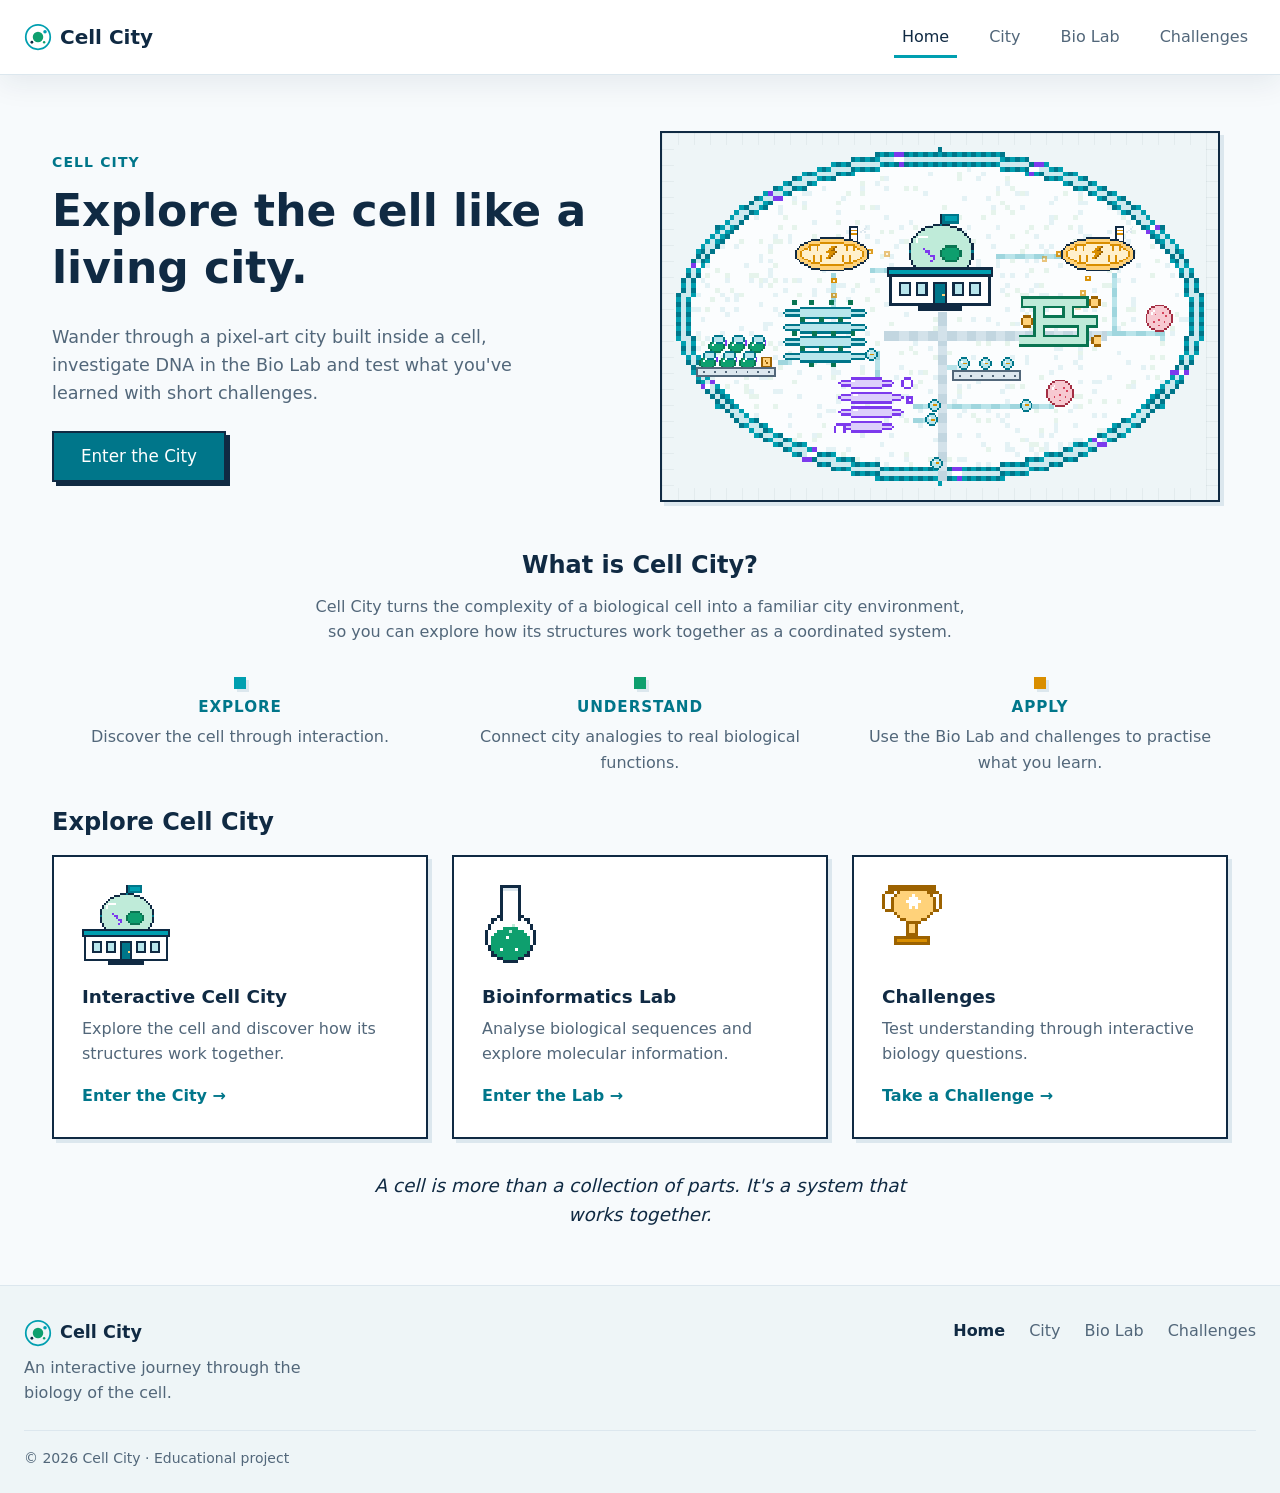
<file: index.html>
<!doctype html>
<html lang="en">
  <head>
    <meta charset="UTF-8" />
    <meta name="viewport" content="width=device-width, initial-scale=1.0" />
    <title>Cell City</title>
    <link rel="icon" type="image/svg+xml" href="assets/images/favicon.svg" />
    <meta name="description" content="Explore the cell like a living city: an interactive pixel-art cell, a bioinformatics lab and biology challenges." />

    <!-- Bootstrap (structural components only — Cell City look comes from style.css below) -->
    <link
      rel="stylesheet"
      href="https://cdn.jsdelivr.net/npm/bootstrap@5.3.3/dist/css/bootstrap.min.css"
    />

    <!-- Cell City design system — loaded after Bootstrap so it takes priority -->
    <link rel="stylesheet" href="css/style.css" />

    <script src="js/main.js" defer></script>
    <script src="data/sprites.js" defer></script>
    <script src="data/organelles.js" defer></script>
    <script src="js/pixel.js" defer></script>
    <script src="js/scene.js" defer></script>
  </head>
  <body>
    <nav class="navbar navbar-expand-lg cell-city-navbar" aria-label="Primary">
      <div class="container-fluid cell-city-navbar__container">
        <a
          class="navbar-brand cell-city-navbar__brand"
          href="index.html"
          aria-label="Cell City home"
        >
          <svg
            class="cell-city-logo"
            viewBox="0 0 32 32"
            aria-hidden="true"
            focusable="false"
          >
            <!-- cell membrane -->
            <circle cx="16" cy="16" r="14" fill="none" stroke="#009fb0" stroke-width="2" />
            <!-- nucleus -->
            <circle cx="16" cy="16" r="6" fill="#0e9f6e" />
            <!-- organelles -->
            <circle cx="24" cy="10" r="2" fill="#009fb0" />
            <circle cx="9" cy="22" r="1.6" fill="#102a43" />
            <circle cx="23" cy="22" r="1.4" fill="#0e9f6e" />
          </svg>
          <span class="cell-city-navbar__brand-text">Cell City</span>
        </a>

        <button
          class="navbar-toggler"
          type="button"
          data-bs-toggle="collapse"
          data-bs-target="#cellCityNavbarCollapse"
          aria-controls="cellCityNavbarCollapse"
          aria-expanded="false"
          aria-label="Toggle navigation"
        >
          <span class="navbar-toggler-icon"></span>
        </button>

        <div class="collapse navbar-collapse" id="cellCityNavbarCollapse">
          <ul class="navbar-nav cell-city-navbar__nav">
            <li class="nav-item">
              <a class="nav-link cell-city-navbar__link" href="index.html">Home</a>
            </li>
            <li class="nav-item">
              <a class="nav-link cell-city-navbar__link" href="city.html">City</a>
            </li>
            <li class="nav-item">
              <a class="nav-link cell-city-navbar__link" href="bio-lab.html">Bio Lab</a>
            </li>
            <li class="nav-item">
              <a class="nav-link cell-city-navbar__link" href="challenges.html">Challenges</a>
            </li>
          </ul>
        </div>
      </div>
    </nav>
    <main>
      <!-- ============ HERO ============ -->
      <section class="hero-section">
        <div class="container-fluid page-container">
          <div class="row align-items-center hero-section__row">
            <div class="col-lg-6 hero-section__content">
              <p class="hero-section__eyebrow">Cell City</p>
              <h1 class="hero-section__heading">Explore the cell like a living city.</h1>
              <p class="hero-section__lead">
                Wander through a pixel-art city built inside a cell, investigate
                DNA in the Bio Lab and test what you've learned with short
                challenges.
              </p>
              <div class="hero-section__actions">
                <a class="btn-cell-city btn-cell-city--primary" href="city.html">Enter the City</a>
              </div>
            </div>
            <div class="col-lg-6 hero-section__media">
              <div class="hero-section__scene-frame pixel-frame">
                <!-- Pixel-art cell city, drawn by js/scene.js -->
                <svg
                  class="hero-section__scene"
                  data-cell-scene
                  viewBox="60 36 880 568"
                  role="img"
                  aria-label="Pixel-art illustration of a cell drawn as a small city, with a city-hall nucleus, power plants, protein factories and roads inside a cell membrane."
                ></svg>
              </div>
            </div>
          </div>
        </div>
      </section>

      <!-- ============ WHAT IS CELL CITY? ============ -->
      <section class="intro-section">
        <div class="container-fluid page-container">
          <div class="intro-section__text">
            <h2>What is Cell City?</h2>
            <p>
              Cell City turns the complexity of a biological cell into a
              familiar city environment, so you can explore how its
              structures work together as a coordinated system.
            </p>
          </div>

          <div class="row concept-pillars">
            <div class="col-md-4 concept-pillar">
              <h3 class="concept-pillar__title">Explore</h3>
              <p class="concept-pillar__desc">Discover the cell through interaction.</p>
            </div>
            <div class="col-md-4 concept-pillar">
              <h3 class="concept-pillar__title">Understand</h3>
              <p class="concept-pillar__desc">
                Connect city analogies to real biological functions.
              </p>
            </div>
            <div class="col-md-4 concept-pillar">
              <h3 class="concept-pillar__title">Apply</h3>
              <p class="concept-pillar__desc">
                Use the Bio Lab and challenges to practise what you learn.
              </p>
            </div>
          </div>
        </div>
      </section>

      <!-- ============ EXPLORE CELL CITY ============ -->
      <section class="explore-section">
        <div class="container-fluid page-container">
          <h2>Explore Cell City</h2>
          <div class="row explore-section__cards">
            <div class="col-md-4">
              <article class="feature-card">
                <span class="feature-card__sprite" data-sprite="nucleus" data-scale="2"></span>
                <h3 class="feature-card__title">Interactive Cell City</h3>
                <p class="feature-card__desc">
                  Explore the cell and discover how its structures work
                  together.
                </p>
                <a class="feature-card__link" href="city.html">Enter the City &rarr;</a>
              </article>
            </div>

            <div class="col-md-4">
              <article class="feature-card">
                <span class="feature-card__sprite" data-sprite="flask" data-scale="3"></span>
                <h3 class="feature-card__title">Bioinformatics Lab</h3>
                <p class="feature-card__desc">
                  Analyse biological sequences and explore molecular
                  information.
                </p>
                <a class="feature-card__link" href="bio-lab.html">Enter the Lab &rarr;</a>
              </article>
            </div>

            <div class="col-md-4">
              <article class="feature-card">
                <span class="feature-card__sprite" data-sprite="trophy" data-scale="3"></span>
                <h3 class="feature-card__title">Challenges</h3>
                <p class="feature-card__desc">
                  Test understanding through interactive biology questions.
                </p>
                <a class="feature-card__link" href="challenges.html">Take a Challenge &rarr;</a>
              </article>
            </div>
          </div>
        </div>
      </section>

      <!-- ============ CLOSING STATEMENT ============ -->
      <section class="closing-section">
        <div class="container-fluid page-container">
          <p class="closing-section__statement">
            A cell is more than a collection of parts. It's a system that
            works together.
          </p>
        </div>
      </section>
    </main>
    <footer class="cell-city-footer">
      <div class="cell-city-footer__content">
        <div class="cell-city-footer__brand">
          <p class="cell-city-footer__brand-line">
            <svg
              class="cell-city-logo"
              viewBox="0 0 32 32"
              aria-hidden="true"
              focusable="false"
            >
              <!-- cell membrane -->
              <circle cx="16" cy="16" r="14" fill="none" stroke="#009fb0" stroke-width="2" />
              <!-- nucleus -->
              <circle cx="16" cy="16" r="6" fill="#0e9f6e" />
              <!-- organelles -->
              <circle cx="24" cy="10" r="2" fill="#009fb0" />
              <circle cx="9" cy="22" r="1.6" fill="#102a43" />
              <circle cx="23" cy="22" r="1.4" fill="#0e9f6e" />
            </svg>
            <span>Cell City</span>
          </p>
          <p class="cell-city-footer__tagline">
            An interactive journey through the biology of the cell.
          </p>
        </div>

        <nav class="cell-city-footer__nav" aria-label="Footer navigation">
          <a class="cell-city-footer__link" href="index.html">Home</a>
          <a class="cell-city-footer__link" href="city.html">City</a>
          <a class="cell-city-footer__link" href="bio-lab.html">Bio Lab</a>
          <a class="cell-city-footer__link" href="challenges.html">Challenges</a>
        </nav>
      </div>

      <div class="cell-city-footer__bottom">
        <p>&copy; 2026 Cell City &middot; Educational project</p>
      </div>
    </footer>

    <!-- Bootstrap JS bundle (includes Popper) — powers the navbar toggler, modals, tabs and accordions -->
    <script
      src="https://cdn.jsdelivr.net/npm/bootstrap@5.3.3/dist/js/bootstrap.bundle.min.js"
      defer
    ></script>
  </body>
</html>
</file>
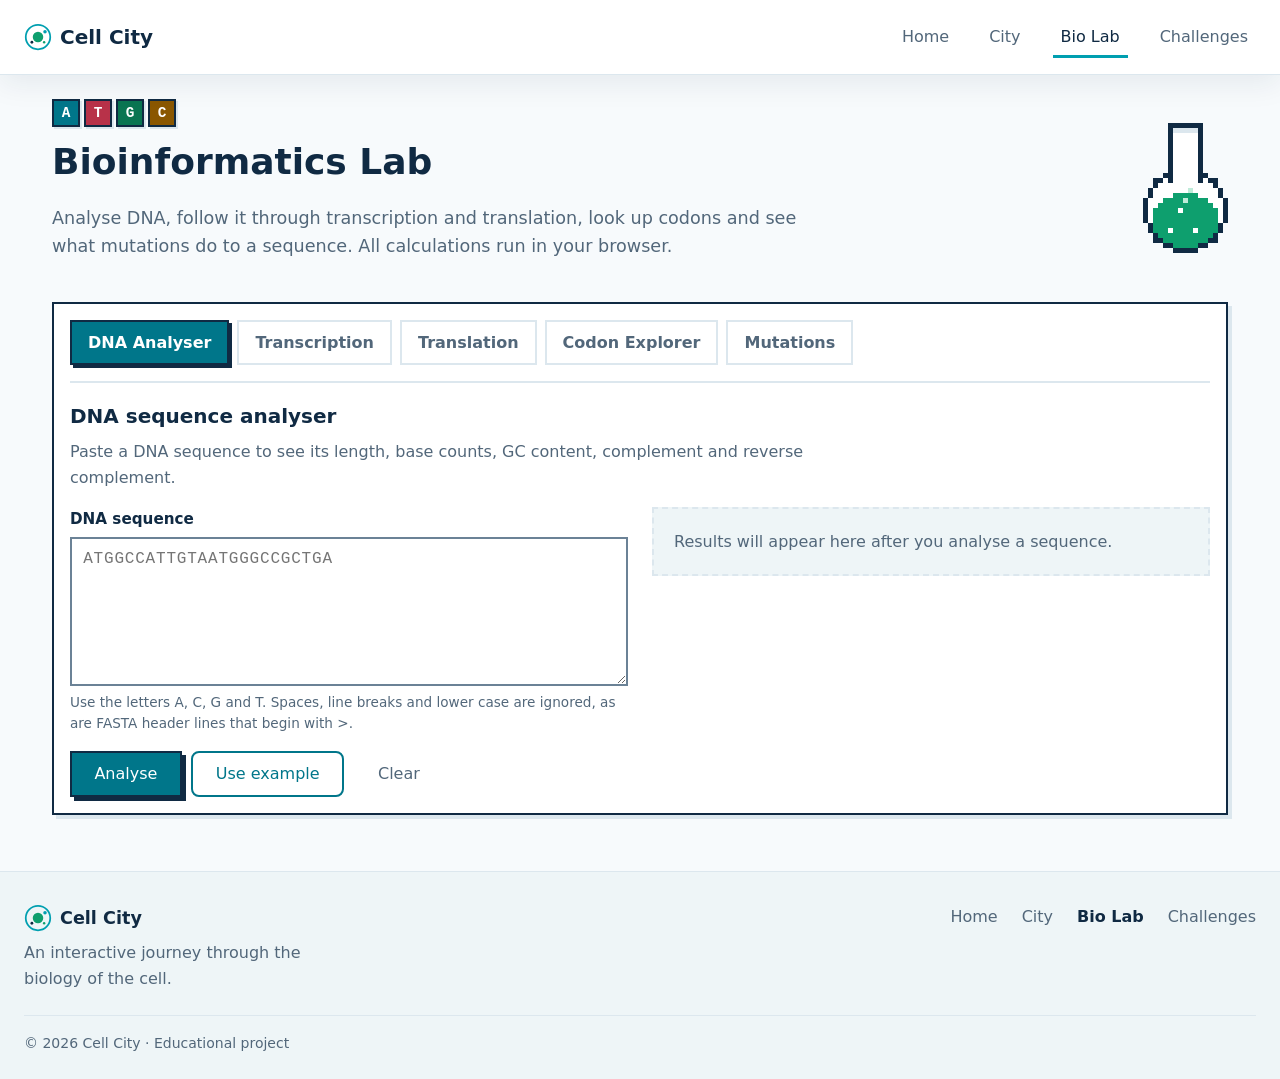
<file: bio-lab.html>
<!doctype html>
<html lang="en">
  <head>
    <meta charset="UTF-8" />
    <meta name="viewport" content="width=device-width, initial-scale=1.0" />
    <title>Cell City — Bio Lab</title>
    <link rel="icon" type="image/svg+xml" href="assets/images/favicon.svg" />
    <meta name="description" content="Analyse DNA, transcribe and translate sequences, explore the genetic code and visualise mutations." />

    <!-- Bootstrap (structural components only — Cell City look comes from style.css below) -->
    <link
      rel="stylesheet"
      href="https://cdn.jsdelivr.net/npm/bootstrap@5.3.3/dist/css/bootstrap.min.css"
    />

    <!-- Cell City design system — loaded after Bootstrap so it takes priority -->
    <link rel="stylesheet" href="css/style.css" />

    <script src="js/main.js" defer></script>
    <script src="data/sprites.js" defer></script>
    <script src="data/genetic-code.js" defer></script>
    <script src="js/pixel.js" defer></script>
    <script src="js/biolab-core.js" defer></script>
    <script src="js/biolab.js" defer></script>
  </head>
  <body>
    <nav class="navbar navbar-expand-lg cell-city-navbar" aria-label="Primary">
      <div class="container-fluid cell-city-navbar__container">
        <a
          class="navbar-brand cell-city-navbar__brand"
          href="index.html"
          aria-label="Cell City home"
        >
          <svg
            class="cell-city-logo"
            viewBox="0 0 32 32"
            aria-hidden="true"
            focusable="false"
          >
            <!-- cell membrane -->
            <circle cx="16" cy="16" r="14" fill="none" stroke="#009fb0" stroke-width="2" />
            <!-- nucleus -->
            <circle cx="16" cy="16" r="6" fill="#0e9f6e" />
            <!-- organelles -->
            <circle cx="24" cy="10" r="2" fill="#009fb0" />
            <circle cx="9" cy="22" r="1.6" fill="#102a43" />
            <circle cx="23" cy="22" r="1.4" fill="#0e9f6e" />
          </svg>
          <span class="cell-city-navbar__brand-text">Cell City</span>
        </a>

        <button
          class="navbar-toggler"
          type="button"
          data-bs-toggle="collapse"
          data-bs-target="#cellCityNavbarCollapse"
          aria-controls="cellCityNavbarCollapse"
          aria-expanded="false"
          aria-label="Toggle navigation"
        >
          <span class="navbar-toggler-icon"></span>
        </button>

        <div class="collapse navbar-collapse" id="cellCityNavbarCollapse">
          <ul class="navbar-nav cell-city-navbar__nav">
            <li class="nav-item">
              <a class="nav-link cell-city-navbar__link" href="index.html">Home</a>
            </li>
            <li class="nav-item">
              <a class="nav-link cell-city-navbar__link" href="city.html">City</a>
            </li>
            <li class="nav-item">
              <a class="nav-link cell-city-navbar__link" href="bio-lab.html">Bio Lab</a>
            </li>
            <li class="nav-item">
              <a class="nav-link cell-city-navbar__link" href="challenges.html">Challenges</a>
            </li>
          </ul>
        </div>
      </div>
    </nav>
    <main>
      <section class="lab-section">
        <div class="container-fluid page-container">
          <div class="lab-hero">
            <div class="lab-hero__text">
              <ul class="base-tiles" aria-hidden="true">
                <li class="base-tile--A">A</li>
                <li class="base-tile--T">T</li>
                <li class="base-tile--G">G</li>
                <li class="base-tile--C">C</li>
              </ul>
              <h1>Bioinformatics Lab</h1>
              <p class="lab-hero__lead">
                Analyse DNA, follow it through transcription and translation,
                look up codons and see what mutations do to a sequence. All
                calculations run in your browser.
              </p>
            </div>
            <span class="lab-hero__art" data-sprite="flask" data-scale="5"></span>
          </div>

          <div class="lab-workbench pixel-frame">
            <ul class="nav nav-pills lab-tabs" id="labTabs" role="tablist">
              <li class="nav-item" role="presentation">
                <button class="nav-link active" id="tab-analyse" data-bs-toggle="pill" data-bs-target="#pane-analyse" type="button" role="tab" aria-controls="pane-analyse" aria-selected="true">DNA Analyser</button>
              </li>
              <li class="nav-item" role="presentation">
                <button class="nav-link" id="tab-transcribe" data-bs-toggle="pill" data-bs-target="#pane-transcribe" type="button" role="tab" aria-controls="pane-transcribe" aria-selected="false" tabindex="-1">Transcription</button>
              </li>
              <li class="nav-item" role="presentation">
                <button class="nav-link" id="tab-translate" data-bs-toggle="pill" data-bs-target="#pane-translate" type="button" role="tab" aria-controls="pane-translate" aria-selected="false" tabindex="-1">Translation</button>
              </li>
              <li class="nav-item" role="presentation">
                <button class="nav-link" id="tab-codons" data-bs-toggle="pill" data-bs-target="#pane-codons" type="button" role="tab" aria-controls="pane-codons" aria-selected="false" tabindex="-1">Codon Explorer</button>
              </li>
              <li class="nav-item" role="presentation">
                <button class="nav-link" id="tab-mutate" data-bs-toggle="pill" data-bs-target="#pane-mutate" type="button" role="tab" aria-controls="pane-mutate" aria-selected="false" tabindex="-1">Mutations</button>
              </li>
            </ul>

            <div class="tab-content">
              <!-- ===== A. DNA ANALYSER ===== -->
              <div class="tab-pane fade show active lab-pane" id="pane-analyse" role="tabpanel" aria-labelledby="tab-analyse" tabindex="0">
                <h2>DNA sequence analyser</h2>
                <p class="lab-pane__intro">
                  Paste a DNA sequence to see its length, base counts, GC
                  content, complement and reverse complement.
                </p>
                <div class="lab-grid">
                  <form class="lab-form" id="analyse-form" novalidate>
                    <label class="lab-label" for="analyse-input">DNA sequence</label>
                    <textarea class="lab-textarea" id="analyse-input" rows="5" spellcheck="false" autocomplete="off" aria-describedby="analyse-hint analyse-error" placeholder="ATGGCCATTGTAATGGGCCGCTGA"></textarea>
                    <p class="lab-hint" id="analyse-hint">
                      Use the letters A, C, G and T. Spaces, line breaks and
                      lower case are ignored, as are FASTA header lines that
                      begin with &gt;.
                    </p>
                    <p class="lab-error" id="analyse-error" role="alert" hidden></p>
                    <div class="lab-actions">
                      <button type="submit" class="btn-cell-city btn-cell-city--primary">Analyse</button>
                      <button type="button" class="btn-cell-city" data-example>Use example</button>
                      <button type="button" class="btn-cell-city btn-cell-city--quiet" data-clear>Clear</button>
                    </div>
                  </form>
                  <div class="lab-results" id="analyse-results" aria-live="polite">
                    <p class="lab-empty">Results will appear here after you analyse a sequence.</p>
                  </div>
                </div>
              </div>

              <!-- ===== B. TRANSCRIPTION ===== -->
              <div class="tab-pane fade lab-pane" id="pane-transcribe" role="tabpanel" aria-labelledby="tab-transcribe" tabindex="0">
                <h2>DNA to RNA transcription</h2>
                <p class="lab-pane__intro">
                  Transcription copies a gene into messenger RNA (mRNA). Choose
                  which DNA strand you are entering.
                </p>
                <div class="lab-grid">
                  <form class="lab-form" id="transcribe-form" novalidate>
                    <label class="lab-label" for="transcribe-input">DNA sequence (5&prime; &rarr; 3&prime;)</label>
                    <textarea class="lab-textarea" id="transcribe-input" rows="4" spellcheck="false" autocomplete="off" aria-describedby="transcribe-error" placeholder="ATGGCCATTGTAATGGGCCGCTGA"></textarea>
                    <p class="lab-error" id="transcribe-error" role="alert" hidden></p>
                    <fieldset class="lab-fieldset">
                      <legend>Strand you are entering</legend>
                      <div class="lab-choice">
                        <input type="radio" name="strand" id="strand-coding" value="coding" checked />
                        <label for="strand-coding">Coding (sense) strand</label>
                      </div>
                      <div class="lab-choice">
                        <input type="radio" name="strand" id="strand-template" value="template" />
                        <label for="strand-template">Template (antisense) strand</label>
                      </div>
                    </fieldset>
                    <div class="lab-note">
                      <p><strong>Convention.</strong> Sequences are always written 5&prime; &rarr; 3&prime;.</p>
                      <p>The coding strand has the same sequence as the mRNA, with every T replaced by U.</p>
                      <p>The template strand is read by RNA polymerase, so the mRNA is its reverse complement with U in place of T.</p>
                    </div>
                    <div class="lab-actions">
                      <button type="submit" class="btn-cell-city btn-cell-city--primary">Transcribe</button>
                      <button type="button" class="btn-cell-city" data-example>Use example</button>
                      <button type="button" class="btn-cell-city btn-cell-city--quiet" data-clear>Clear</button>
                    </div>
                  </form>
                  <div class="lab-results" id="transcribe-results" aria-live="polite">
                    <p class="lab-empty">The mRNA sequence will appear here.</p>
                  </div>
                </div>
              </div>

              <!-- ===== C. TRANSLATION ===== -->
              <div class="tab-pane fade lab-pane" id="pane-translate" role="tabpanel" aria-labelledby="tab-translate" tabindex="0">
                <h2>RNA to protein translation</h2>
                <p class="lab-pane__intro">
                  Translation reads mRNA three bases (one codon) at a time and
                  looks each codon up in the standard genetic code.
                </p>
                <div class="lab-grid">
                  <form class="lab-form" id="translate-form" novalidate>
                    <label class="lab-label" for="translate-input">RNA sequence (5&prime; &rarr; 3&prime;)</label>
                    <textarea class="lab-textarea" id="translate-input" rows="4" spellcheck="false" autocomplete="off" aria-describedby="translate-error" placeholder="AUGGCCAUUGUAAUGGGCCGCUGA"></textarea>
                    <p class="lab-error" id="translate-error" role="alert" hidden></p>
                    <div class="lab-field">
                      <label class="lab-label" for="translate-frame">Reading frame</label>
                      <select class="lab-select" id="translate-frame">
                        <option value="1">Frame 1 (start at base 1)</option>
                        <option value="2">Frame 2 (start at base 2)</option>
                        <option value="3">Frame 3 (start at base 3)</option>
                      </select>
                    </div>
                    <div class="lab-choice">
                      <input type="checkbox" id="translate-start" />
                      <label for="translate-start">Begin at the first AUG in the chosen frame</label>
                    </div>
                    <div class="lab-choice">
                      <input type="checkbox" id="translate-stop" />
                      <label for="translate-stop">End at the first stop codon</label>
                    </div>
                    <div class="lab-note">
                      <p><strong>Convention.</strong> Bases are counted from 1 at the 5&prime; end. Frame 1 reads codons starting at base 1, frame 2 at base 2 and frame 3 at base 3. Only the forward strand is read.</p>
                      <p>Stop codons are shown as &ldquo;Stop&rdquo; and written * in the protein. With &ldquo;End at the first stop codon&rdquo; unticked, translation continues past stop codons so you can see every codon in the frame. Leftover bases at the end that do not form a full codon are not translated.</p>
                    </div>
                    <div class="lab-actions">
                      <button type="submit" class="btn-cell-city btn-cell-city--primary">Translate</button>
                      <button type="button" class="btn-cell-city" data-example>Use example</button>
                      <button type="button" class="btn-cell-city btn-cell-city--quiet" data-clear>Clear</button>
                    </div>
                  </form>
                  <div class="lab-results" id="translate-results" aria-live="polite">
                    <p class="lab-empty">The amino-acid chain will appear here.</p>
                  </div>
                </div>
              </div>

              <!-- ===== D. CODON EXPLORER ===== -->
              <div class="tab-pane fade lab-pane" id="pane-codons" role="tabpanel" aria-labelledby="tab-codons" tabindex="0">
                <h2>Codon explorer</h2>
                <p class="lab-pane__intro">
                  The standard genetic code has 64 RNA codons: 61 code for an
                  amino acid and 3 signal the end of translation. Build a codon
                  below or search the table.
                </p>
                <div class="codon-builder">
                  <div class="codon-builder__selects">
                    <div class="lab-field">
                      <label class="lab-label" for="codon-b1">First base</label>
                      <select class="lab-select" id="codon-b1"></select>
                    </div>
                    <div class="lab-field">
                      <label class="lab-label" for="codon-b2">Second base</label>
                      <select class="lab-select" id="codon-b2"></select>
                    </div>
                    <div class="lab-field">
                      <label class="lab-label" for="codon-b3">Third base</label>
                      <select class="lab-select" id="codon-b3"></select>
                    </div>
                  </div>
                  <div class="codon-result" id="codon-result" aria-live="polite"></div>
                </div>

                <div class="lab-field">
                  <label class="lab-label" for="codon-search">Search the table</label>
                  <input class="lab-input" id="codon-search" type="search" autocomplete="off" placeholder="Codon (AUG or ATG), amino acid (leucine, Leu, L) or stop" aria-describedby="codon-status" />
                  <p class="lab-hint" id="codon-status" aria-live="polite"></p>
                </div>
                <div class="codon-table-wrap">
                  <table class="codon-table">
                    <caption class="visually-hidden">Standard genetic code: all 64 RNA codons</caption>
                    <thead>
                      <tr>
                        <th scope="col">Codon</th>
                        <th scope="col">Amino acid</th>
                        <th scope="col">3-letter</th>
                        <th scope="col">1-letter</th>
                      </tr>
                    </thead>
                    <tbody id="codon-table-body"></tbody>
                  </table>
                </div>
              </div>

              <!-- ===== E. MUTATION VISUALISER ===== -->
              <div class="tab-pane fade lab-pane" id="pane-mutate" role="tabpanel" aria-labelledby="tab-mutate" tabindex="0">
                <h2>Mutation visualiser</h2>
                <p class="lab-pane__intro">
                  Edit a DNA sequence by substituting, inserting or deleting a
                  base and compare it with the original. This is a
                  sequence-editing exercise: it does not predict real
                  biological or clinical outcomes.
                </p>
                <form class="lab-form" id="mutate-form" novalidate>
                  <div class="lab-grid">
                    <div>
                      <label class="lab-label" for="mutate-input">Original DNA sequence (up to 200 bases)</label>
                      <textarea class="lab-textarea" id="mutate-input" rows="3" spellcheck="false" autocomplete="off" aria-describedby="mutate-error" placeholder="ATGGCCATTGTAATGGGCCGCTGA"></textarea>
                      <p class="lab-error" id="mutate-error" role="alert" hidden></p>
                    </div>
                    <div>
                      <fieldset class="lab-fieldset">
                        <legend>Mutation type</legend>
                        <div class="lab-choice">
                          <input type="radio" name="mutation-type" id="mut-substitution" value="substitution" checked />
                          <label for="mut-substitution">Substitution (replace a base)</label>
                        </div>
                        <div class="lab-choice">
                          <input type="radio" name="mutation-type" id="mut-insertion" value="insertion" />
                          <label for="mut-insertion">Insertion (add a base)</label>
                        </div>
                        <div class="lab-choice">
                          <input type="radio" name="mutation-type" id="mut-deletion" value="deletion" />
                          <label for="mut-deletion">Deletion (remove a base)</label>
                        </div>
                      </fieldset>
                      <div class="lab-field-row">
                        <div class="lab-field">
                          <label class="lab-label" for="mutate-position">Position</label>
                          <input class="lab-input" id="mutate-position" type="number" min="1" step="1" value="4" inputmode="numeric" aria-describedby="mutate-position-hint mutate-error" />
                        </div>
                        <div class="lab-field" id="mutate-base-field">
                          <label class="lab-label" for="mutate-base">New base</label>
                          <select class="lab-select" id="mutate-base" aria-describedby="mutate-error">
                            <option>A</option>
                            <option>C</option>
                            <option>G</option>
                            <option>T</option>
                          </select>
                        </div>
                      </div>
                      <p class="lab-hint" id="mutate-position-hint"></p>
                    </div>
                  </div>
                  <div class="lab-actions">
                    <button type="submit" class="btn-cell-city btn-cell-city--primary">Apply mutation</button>
                    <button type="button" class="btn-cell-city" data-example>Use example</button>
                    <button type="button" class="btn-cell-city btn-cell-city--quiet" data-clear>Clear</button>
                  </div>
                </form>
                <div class="lab-results" id="mutate-results" aria-live="polite">
                  <p class="lab-empty">Enter a sequence and apply a mutation to compare before and after.</p>
                </div>
              </div>
            </div>
          </div>
        </div>
      </section>
    </main>
    <footer class="cell-city-footer">
      <div class="cell-city-footer__content">
        <div class="cell-city-footer__brand">
          <p class="cell-city-footer__brand-line">
            <svg
              class="cell-city-logo"
              viewBox="0 0 32 32"
              aria-hidden="true"
              focusable="false"
            >
              <!-- cell membrane -->
              <circle cx="16" cy="16" r="14" fill="none" stroke="#009fb0" stroke-width="2" />
              <!-- nucleus -->
              <circle cx="16" cy="16" r="6" fill="#0e9f6e" />
              <!-- organelles -->
              <circle cx="24" cy="10" r="2" fill="#009fb0" />
              <circle cx="9" cy="22" r="1.6" fill="#102a43" />
              <circle cx="23" cy="22" r="1.4" fill="#0e9f6e" />
            </svg>
            <span>Cell City</span>
          </p>
          <p class="cell-city-footer__tagline">
            An interactive journey through the biology of the cell.
          </p>
        </div>

        <nav class="cell-city-footer__nav" aria-label="Footer navigation">
          <a class="cell-city-footer__link" href="index.html">Home</a>
          <a class="cell-city-footer__link" href="city.html">City</a>
          <a class="cell-city-footer__link" href="bio-lab.html">Bio Lab</a>
          <a class="cell-city-footer__link" href="challenges.html">Challenges</a>
        </nav>
      </div>

      <div class="cell-city-footer__bottom">
        <p>&copy; 2026 Cell City &middot; Educational project</p>
      </div>
    </footer>

    <!-- Bootstrap JS bundle (includes Popper) — powers the navbar toggler, modals, tabs and accordions -->
    <script
      src="https://cdn.jsdelivr.net/npm/bootstrap@5.3.3/dist/js/bootstrap.bundle.min.js"
      defer
    ></script>
  </body>
</html>
</file>
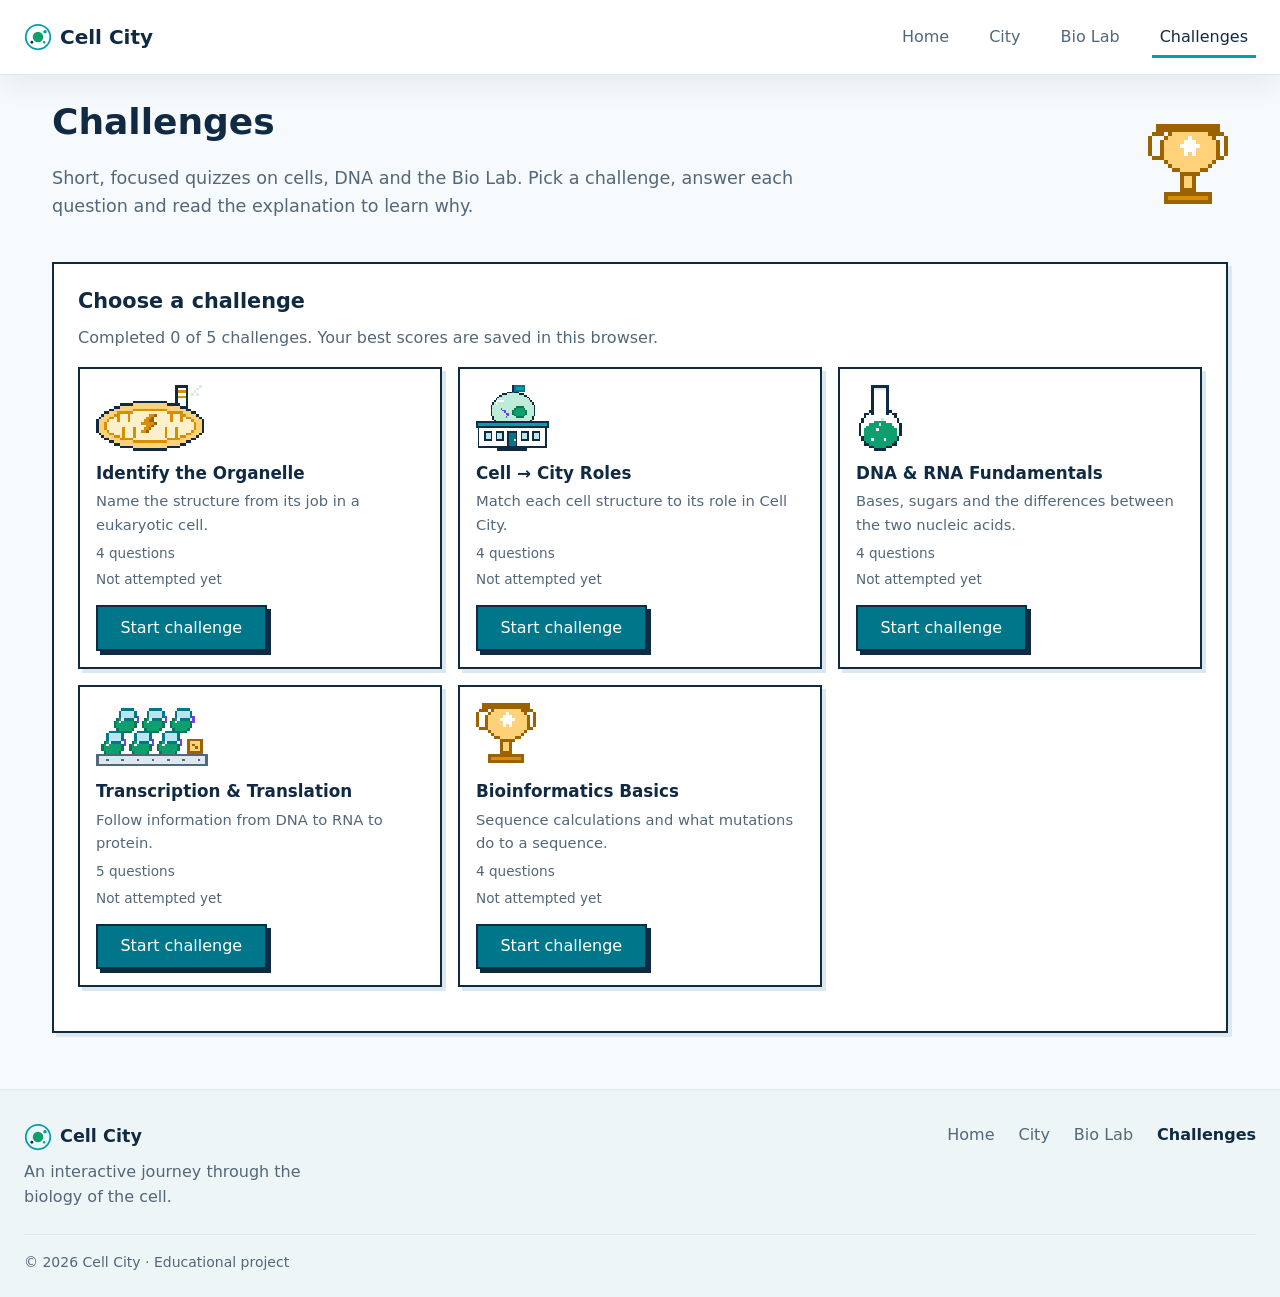
<file: challenges.html>
<!doctype html>
<html lang="en">
  <head>
    <meta charset="UTF-8" />
    <meta name="viewport" content="width=device-width, initial-scale=1.0" />
    <title>Cell City — Challenges</title>
    <link rel="icon" type="image/svg+xml" href="assets/images/favicon.svg" />
    <meta name="description" content="Test your knowledge of cells, DNA and bioinformatics with short interactive challenges." />

    <!-- Bootstrap (structural components only — Cell City look comes from style.css below) -->
    <link
      rel="stylesheet"
      href="https://cdn.jsdelivr.net/npm/bootstrap@5.3.3/dist/css/bootstrap.min.css"
    />

    <!-- Cell City design system — loaded after Bootstrap so it takes priority -->
    <link rel="stylesheet" href="css/style.css" />

    <script src="js/main.js" defer></script>
    <script src="data/sprites.js" defer></script>
    <script src="data/challenges.js" defer></script>
    <script src="js/pixel.js" defer></script>
    <script src="js/challenges.js" defer></script>
  </head>
  <body>
    <nav class="navbar navbar-expand-lg cell-city-navbar" aria-label="Primary">
      <div class="container-fluid cell-city-navbar__container">
        <a
          class="navbar-brand cell-city-navbar__brand"
          href="index.html"
          aria-label="Cell City home"
        >
          <svg
            class="cell-city-logo"
            viewBox="0 0 32 32"
            aria-hidden="true"
            focusable="false"
          >
            <!-- cell membrane -->
            <circle cx="16" cy="16" r="14" fill="none" stroke="#009fb0" stroke-width="2" />
            <!-- nucleus -->
            <circle cx="16" cy="16" r="6" fill="#0e9f6e" />
            <!-- organelles -->
            <circle cx="24" cy="10" r="2" fill="#009fb0" />
            <circle cx="9" cy="22" r="1.6" fill="#102a43" />
            <circle cx="23" cy="22" r="1.4" fill="#0e9f6e" />
          </svg>
          <span class="cell-city-navbar__brand-text">Cell City</span>
        </a>

        <button
          class="navbar-toggler"
          type="button"
          data-bs-toggle="collapse"
          data-bs-target="#cellCityNavbarCollapse"
          aria-controls="cellCityNavbarCollapse"
          aria-expanded="false"
          aria-label="Toggle navigation"
        >
          <span class="navbar-toggler-icon"></span>
        </button>

        <div class="collapse navbar-collapse" id="cellCityNavbarCollapse">
          <ul class="navbar-nav cell-city-navbar__nav">
            <li class="nav-item">
              <a class="nav-link cell-city-navbar__link" href="index.html">Home</a>
            </li>
            <li class="nav-item">
              <a class="nav-link cell-city-navbar__link" href="city.html">City</a>
            </li>
            <li class="nav-item">
              <a class="nav-link cell-city-navbar__link" href="bio-lab.html">Bio Lab</a>
            </li>
            <li class="nav-item">
              <a class="nav-link cell-city-navbar__link" href="challenges.html">Challenges</a>
            </li>
          </ul>
        </div>
      </div>
    </nav>
    <main>
      <section class="challenges-section">
        <div class="container-fluid page-container">
          <div class="challenges-hero">
            <div class="challenges-hero__text">
              <h1>Challenges</h1>
              <p class="lab-hero__lead">
                Short, focused quizzes on cells, DNA and the Bio Lab. Pick a
                challenge, answer each question and read the explanation to
                learn why.
              </p>
            </div>
            <span class="challenges-hero__art" data-sprite="trophy" data-scale="4"></span>
          </div>

          <!-- Rendered by the shared challenge engine (js/challenges.js) -->
          <div id="challengeApp" data-challenge-app class="challenges-panel pixel-frame">
            <noscript><p>Challenges need JavaScript to run.</p></noscript>
          </div>
        </div>
      </section>
    </main>
    <footer class="cell-city-footer">
      <div class="cell-city-footer__content">
        <div class="cell-city-footer__brand">
          <p class="cell-city-footer__brand-line">
            <svg
              class="cell-city-logo"
              viewBox="0 0 32 32"
              aria-hidden="true"
              focusable="false"
            >
              <!-- cell membrane -->
              <circle cx="16" cy="16" r="14" fill="none" stroke="#009fb0" stroke-width="2" />
              <!-- nucleus -->
              <circle cx="16" cy="16" r="6" fill="#0e9f6e" />
              <!-- organelles -->
              <circle cx="24" cy="10" r="2" fill="#009fb0" />
              <circle cx="9" cy="22" r="1.6" fill="#102a43" />
              <circle cx="23" cy="22" r="1.4" fill="#0e9f6e" />
            </svg>
            <span>Cell City</span>
          </p>
          <p class="cell-city-footer__tagline">
            An interactive journey through the biology of the cell.
          </p>
        </div>

        <nav class="cell-city-footer__nav" aria-label="Footer navigation">
          <a class="cell-city-footer__link" href="index.html">Home</a>
          <a class="cell-city-footer__link" href="city.html">City</a>
          <a class="cell-city-footer__link" href="bio-lab.html">Bio Lab</a>
          <a class="cell-city-footer__link" href="challenges.html">Challenges</a>
        </nav>
      </div>

      <div class="cell-city-footer__bottom">
        <p>&copy; 2026 Cell City &middot; Educational project</p>
      </div>
    </footer>

    <!-- Bootstrap JS bundle (includes Popper) — powers the navbar toggler, modals, tabs and accordions -->
    <script
      src="https://cdn.jsdelivr.net/npm/bootstrap@5.3.3/dist/js/bootstrap.bundle.min.js"
      defer
    ></script>
  </body>
</html>
</file>
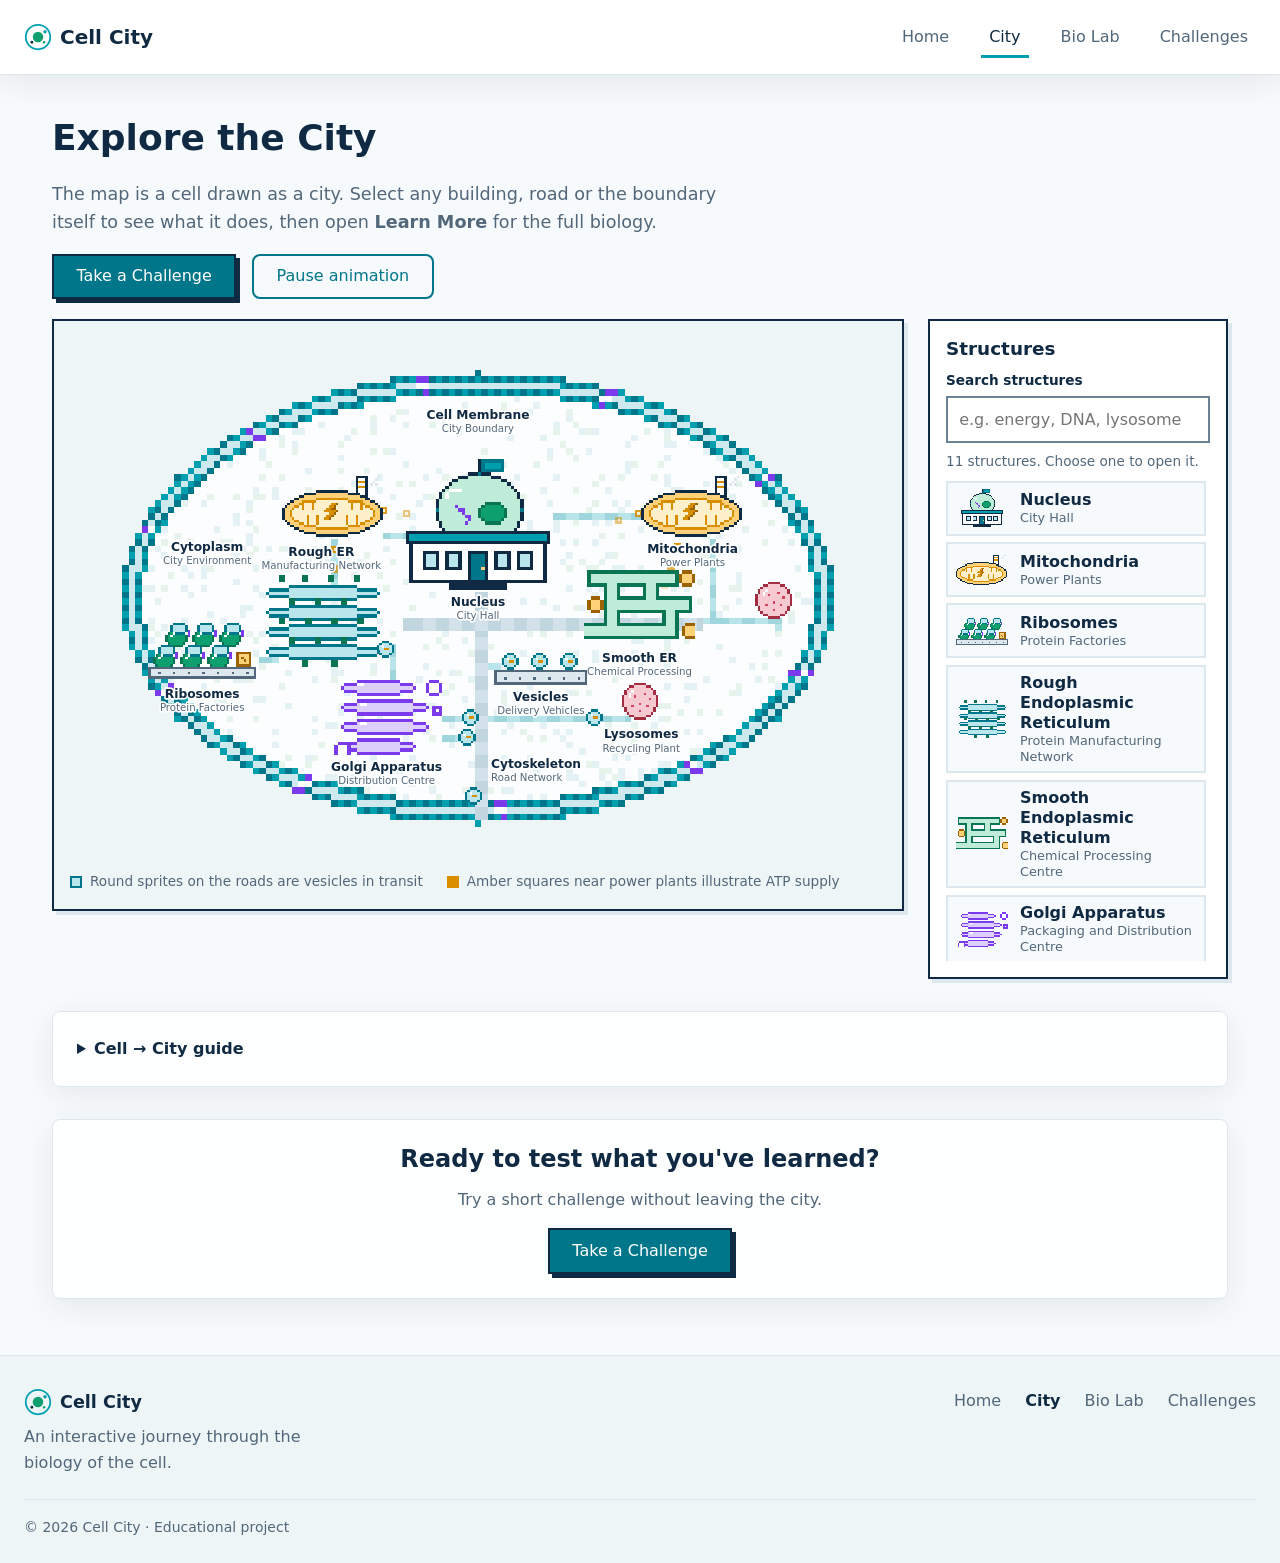
<file: city.html>
<!doctype html>
<html lang="en">
  <head>
    <meta charset="UTF-8" />
    <meta name="viewport" content="width=device-width, initial-scale=1.0" />
    <title>Cell City — Explore the City</title>
    <link rel="icon" type="image/svg+xml" href="assets/images/favicon.svg" />
    <meta name="description" content="Explore an interactive pixel-art cell drawn as a city and learn what each organelle does." />

    <!-- Bootstrap (structural components only — Cell City look comes from style.css below) -->
    <link
      rel="stylesheet"
      href="https://cdn.jsdelivr.net/npm/bootstrap@5.3.3/dist/css/bootstrap.min.css"
    />

    <!-- Cell City design system — loaded after Bootstrap so it takes priority -->
    <link rel="stylesheet" href="css/style.css" />

    <script src="js/main.js" defer></script>
    <script src="data/sprites.js" defer></script>
    <script src="data/organelles.js" defer></script>
    <script src="data/challenges.js" defer></script>
    <script src="js/pixel.js" defer></script>
    <script src="js/scene.js" defer></script>
    <script src="js/challenges.js" defer></script>
    <script src="js/city.js" defer></script>
  </head>
  <body>
    <nav class="navbar navbar-expand-lg cell-city-navbar" aria-label="Primary">
      <div class="container-fluid cell-city-navbar__container">
        <a
          class="navbar-brand cell-city-navbar__brand"
          href="index.html"
          aria-label="Cell City home"
        >
          <svg
            class="cell-city-logo"
            viewBox="0 0 32 32"
            aria-hidden="true"
            focusable="false"
          >
            <!-- cell membrane -->
            <circle cx="16" cy="16" r="14" fill="none" stroke="#009fb0" stroke-width="2" />
            <!-- nucleus -->
            <circle cx="16" cy="16" r="6" fill="#0e9f6e" />
            <!-- organelles -->
            <circle cx="24" cy="10" r="2" fill="#009fb0" />
            <circle cx="9" cy="22" r="1.6" fill="#102a43" />
            <circle cx="23" cy="22" r="1.4" fill="#0e9f6e" />
          </svg>
          <span class="cell-city-navbar__brand-text">Cell City</span>
        </a>

        <button
          class="navbar-toggler"
          type="button"
          data-bs-toggle="collapse"
          data-bs-target="#cellCityNavbarCollapse"
          aria-controls="cellCityNavbarCollapse"
          aria-expanded="false"
          aria-label="Toggle navigation"
        >
          <span class="navbar-toggler-icon"></span>
        </button>

        <div class="collapse navbar-collapse" id="cellCityNavbarCollapse">
          <ul class="navbar-nav cell-city-navbar__nav">
            <li class="nav-item">
              <a class="nav-link cell-city-navbar__link" href="index.html">Home</a>
            </li>
            <li class="nav-item">
              <a class="nav-link cell-city-navbar__link" href="city.html">City</a>
            </li>
            <li class="nav-item">
              <a class="nav-link cell-city-navbar__link" href="bio-lab.html">Bio Lab</a>
            </li>
            <li class="nav-item">
              <a class="nav-link cell-city-navbar__link" href="challenges.html">Challenges</a>
            </li>
          </ul>
        </div>
      </div>
    </nav>
    <main>
      <!-- ============ INTERACTIVE CITY MAP ============ -->
      <section class="cell-city-map-section">
        <div class="container-fluid page-container">
          <div class="cell-city-map-section__intro">
            <h1>Explore the City</h1>
            <p class="cell-city-map-section__lead">
              The map is a cell drawn as a city. Select any building, road or
              the boundary itself to see what it does, then open
              <strong>Learn More</strong> for the full biology.
            </p>
          </div>

          <div class="city-toolbar">
            <button type="button" class="btn-cell-city btn-cell-city--primary js-open-challenge">
              Take a Challenge
            </button>
            <button type="button" class="btn-cell-city" id="motionToggle">Pause animation</button>
          </div>

          <div class="city-layout">
            <div class="cell-city-map pixel-frame">
              <div class="cell-city-map__viewport">
                <!-- Scene is drawn by js/scene.js (membrane, cytoplasm, roads, buildings, transport). -->
                <svg
                  id="cellCityMapSvg"
                  class="cell-city-map__svg"
                  viewBox="0 0 1000 640"
                  role="group"
                  aria-labelledby="cellCityMapTitle cellCityMapDesc"
                >
                  <title id="cellCityMapTitle">Interactive Cell City map</title>
                  <desc id="cellCityMapDesc">
                    A pixel-art cell drawn as a city. Each building, the roads,
                    the cytoplasm and the membrane can be selected to open
                    information about that cell structure. The same structures
                    are listed in the directory next to the map.
                  </desc>
                </svg>
                <noscript>
                  <p class="map-noscript">The interactive map needs JavaScript.</p>
                </noscript>
              </div>
              <p class="map-legend">
                <span class="map-legend__item"><span class="map-legend__swatch map-legend__swatch--vesicle" aria-hidden="true"></span>Round sprites on the roads are vesicles in transit</span>
                <span class="map-legend__item"><span class="map-legend__swatch map-legend__swatch--atp" aria-hidden="true"></span>Amber squares near power plants illustrate ATP supply</span>
              </p>
            </div>

            <aside class="city-directory" aria-labelledby="directoryTitle">
              <h2 id="directoryTitle">Structures</h2>
              <form id="directorySearch" role="search" class="directory-search">
                <label for="directoryFilter" class="directory-search__label">Search structures</label>
                <input
                  id="directoryFilter"
                  class="lab-input"
                  type="search"
                  placeholder="e.g. energy, DNA, lysosome"
                  autocomplete="off"
                />
              </form>
              <p id="directoryStatus" class="directory-status" aria-live="polite"></p>
              <ul id="directoryList" class="directory-list"></ul>
            </aside>
          </div>
        </div>
      </section>

      <!-- ============ CELL → CITY GUIDE (secondary reference) ============ -->
      <section class="city-guide-section">
        <div class="container-fluid page-container">
          <details class="city-guide glass-panel">
            <summary class="city-guide__summary">Cell &rarr; City guide</summary>
            <p class="city-guide-section__lead">
              The city is a metaphor to help you remember what each structure
              does. The popups on the map explain the real biology.
            </p>
            <dl class="city-guide__list" id="cityGuideList"></dl>
          </details>
        </div>
      </section>

      <!-- ============ CHALLENGE ENTRY POINT ============ -->
      <section class="city-cta-section">
        <div class="container-fluid page-container">
          <div class="glass-panel city-cta">
            <h2>Ready to test what you've learned?</h2>
            <p>Try a short challenge without leaving the city.</p>
            <button type="button" class="btn-cell-city btn-cell-city--primary js-open-challenge">
              Take a Challenge
            </button>
          </div>
        </div>
      </section>
    </main>

    <!-- ============ ORGANELLE MODAL (summary view + detailed view) ============ -->
    <div
      class="modal fade"
      id="organelleModal"
      tabindex="-1"
      aria-labelledby="organelleModalTitle"
      aria-describedby="organelleSummaryText"
      aria-hidden="true"
    >
      <div class="modal-dialog modal-dialog-centered modal-dialog-scrollable">
        <div class="modal-content pixel-frame">
          <div class="modal-header organelle-modal__header">
            <div class="organelle-modal__sprite" id="organelleSprite"></div>
            <div class="organelle-modal__heading">
              <p class="organelle-modal__kind" id="organelleKind"></p>
              <h2 class="modal-title" id="organelleModalTitle" tabindex="-1"></h2>
              <p class="organelle-modal__role" id="organelleRole"></p>
            </div>
            <button type="button" class="btn-close" data-bs-dismiss="modal" aria-label="Close"></button>
          </div>
          <div class="modal-body">
            <div id="organelleSummaryView">
              <p id="organelleSummaryText"></p>
              <p class="organelle-modal__analogy">
                <strong>In Cell City:</strong> <span id="organelleAnalogy"></span>
              </p>
            </div>
            <div id="organelleDetailView" hidden>
              <div id="organelleDetailIntro"></div>
              <div class="accordion" id="organelleAccordion"></div>
            </div>
          </div>
          <div class="modal-footer">
            <button type="button" class="btn-cell-city btn-cell-city--primary" id="organelleLearnMore">Learn More</button>
            <button type="button" class="btn-cell-city" id="organelleBack" hidden>&larr; Back to summary</button>
            <button type="button" class="btn-cell-city btn-cell-city--quiet" data-bs-dismiss="modal">Close</button>
          </div>
        </div>
      </div>
    </div>

    <!-- ============ CHALLENGE MODAL (shared challenge engine) ============ -->
    <div
      class="modal fade"
      id="challengeModal"
      tabindex="-1"
      aria-labelledby="challengeModalTitle"
      aria-hidden="true"
    >
      <div class="modal-dialog modal-dialog-centered modal-dialog-scrollable modal-lg">
        <div class="modal-content pixel-frame">
          <div class="modal-header">
            <h2 class="modal-title" id="challengeModalTitle">City Challenges</h2>
            <button type="button" class="btn-close" data-bs-dismiss="modal" aria-label="Close"></button>
          </div>
          <div class="modal-body" id="cityChallengeApp"></div>
        </div>
      </div>
    </div>
    <footer class="cell-city-footer">
      <div class="cell-city-footer__content">
        <div class="cell-city-footer__brand">
          <p class="cell-city-footer__brand-line">
            <svg
              class="cell-city-logo"
              viewBox="0 0 32 32"
              aria-hidden="true"
              focusable="false"
            >
              <!-- cell membrane -->
              <circle cx="16" cy="16" r="14" fill="none" stroke="#009fb0" stroke-width="2" />
              <!-- nucleus -->
              <circle cx="16" cy="16" r="6" fill="#0e9f6e" />
              <!-- organelles -->
              <circle cx="24" cy="10" r="2" fill="#009fb0" />
              <circle cx="9" cy="22" r="1.6" fill="#102a43" />
              <circle cx="23" cy="22" r="1.4" fill="#0e9f6e" />
            </svg>
            <span>Cell City</span>
          </p>
          <p class="cell-city-footer__tagline">
            An interactive journey through the biology of the cell.
          </p>
        </div>

        <nav class="cell-city-footer__nav" aria-label="Footer navigation">
          <a class="cell-city-footer__link" href="index.html">Home</a>
          <a class="cell-city-footer__link" href="city.html">City</a>
          <a class="cell-city-footer__link" href="bio-lab.html">Bio Lab</a>
          <a class="cell-city-footer__link" href="challenges.html">Challenges</a>
        </nav>
      </div>

      <div class="cell-city-footer__bottom">
        <p>&copy; 2026 Cell City &middot; Educational project</p>
      </div>
    </footer>

    <!-- Bootstrap JS bundle (includes Popper) — powers the navbar toggler, modals, tabs and accordions -->
    <script
      src="https://cdn.jsdelivr.net/npm/bootstrap@5.3.3/dist/js/bootstrap.bundle.min.js"
      defer
    ></script>
  </body>
</html>
</file>
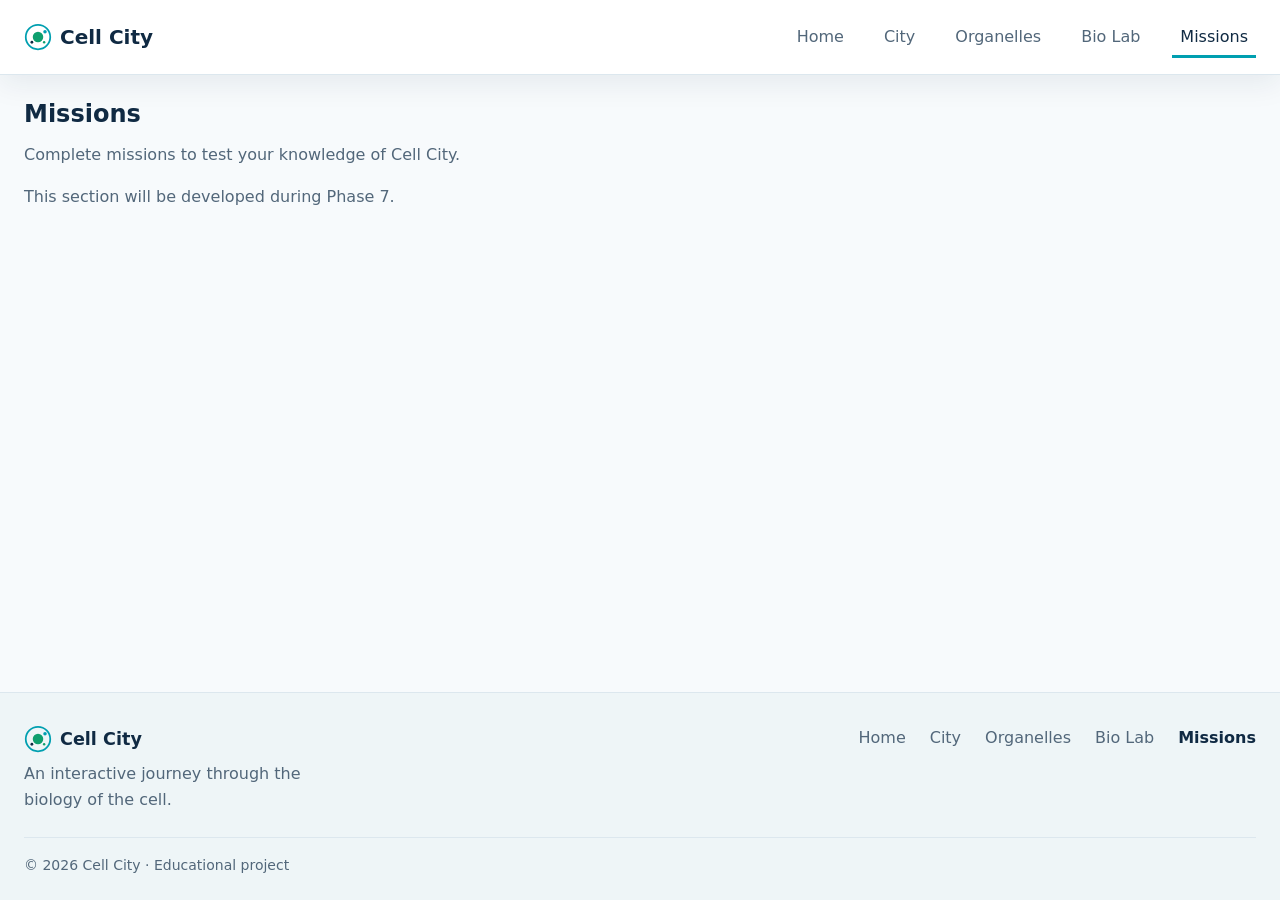
<file: missions.html>
<!doctype html>
<html lang="en">
  <head>
    <meta charset="UTF-8" />
    <meta name="viewport" content="width=device-width, initial-scale=1.0" />
    <title>Cell City — Missions</title>

    <!-- Bootstrap (structural components only — Cell City look comes from style.css below) -->
    <link
      rel="stylesheet"
      href="https://cdn.jsdelivr.net/npm/bootstrap@5.3.3/dist/css/bootstrap.min.css"
    />

    <!-- Cell City design system — loaded after Bootstrap so it takes priority -->
    <link rel="stylesheet" href="css/style.css" />

    <script src="js/main.js" defer></script>
  </head>
  <body>
    <nav class="navbar navbar-expand-lg cell-city-navbar">
      <div class="container-fluid cell-city-navbar__container">
        <a
          class="navbar-brand cell-city-navbar__brand"
          href="index.html"
          aria-label="Cell City home"
        >
          <svg
            class="cell-city-logo"
            viewBox="0 0 32 32"
            aria-hidden="true"
            focusable="false"
          >
            <!-- cell membrane -->
            <circle cx="16" cy="16" r="14" fill="none" stroke="#009fb0" stroke-width="2" />
            <!-- nucleus -->
            <circle cx="16" cy="16" r="6" fill="#0e9f6e" />
            <!-- organelles -->
            <circle cx="24" cy="10" r="2" fill="#009fb0" />
            <circle cx="9" cy="22" r="1.6" fill="#102a43" />
            <circle cx="23" cy="22" r="1.4" fill="#0e9f6e" />
          </svg>
          <span class="cell-city-navbar__brand-text">Cell City</span>
        </a>

        <button
          class="navbar-toggler"
          type="button"
          data-bs-toggle="collapse"
          data-bs-target="#cellCityNavbarCollapse"
          aria-controls="cellCityNavbarCollapse"
          aria-expanded="false"
          aria-label="Toggle navigation"
        >
          <span class="navbar-toggler-icon"></span>
        </button>

        <div class="collapse navbar-collapse" id="cellCityNavbarCollapse">
          <ul class="navbar-nav cell-city-navbar__nav">
            <li class="nav-item">
              <a class="nav-link cell-city-navbar__link" href="index.html">Home</a>
            </li>
            <li class="nav-item">
              <a class="nav-link cell-city-navbar__link" href="city.html">City</a>
            </li>
            <li class="nav-item">
              <a class="nav-link cell-city-navbar__link" href="organelles.html">Organelles</a>
            </li>
            <li class="nav-item">
              <a class="nav-link cell-city-navbar__link" href="bio-lab.html">Bio Lab</a>
            </li>
            <li class="nav-item">
              <a class="nav-link cell-city-navbar__link" href="missions.html">Missions</a>
            </li>
          </ul>
        </div>
      </div>
    </nav>
    <main>
      <section>
        <h2>Missions</h2>
        <p>Complete missions to test your knowledge of Cell City.</p>
        <p>This section will be developed during Phase 7.</p>
      </section>
    </main>

    <footer class="cell-city-footer">
      <div class="cell-city-footer__content">
        <div class="cell-city-footer__brand">
          <p class="cell-city-footer__brand-line">
            <svg
              class="cell-city-logo"
              viewBox="0 0 32 32"
              aria-hidden="true"
              focusable="false"
            >
              <!-- cell membrane -->
              <circle cx="16" cy="16" r="14" fill="none" stroke="#009fb0" stroke-width="2" />
              <!-- nucleus -->
              <circle cx="16" cy="16" r="6" fill="#0e9f6e" />
              <!-- organelles -->
              <circle cx="24" cy="10" r="2" fill="#009fb0" />
              <circle cx="9" cy="22" r="1.6" fill="#102a43" />
              <circle cx="23" cy="22" r="1.4" fill="#0e9f6e" />
            </svg>
            <span>Cell City</span>
          </p>
          <p class="cell-city-footer__tagline">
            An interactive journey through the biology of the cell.
          </p>
        </div>

        <nav class="cell-city-footer__nav" aria-label="Footer navigation">
          <a class="cell-city-footer__link" href="index.html">Home</a>
          <a class="cell-city-footer__link" href="city.html">City</a>
          <a class="cell-city-footer__link" href="organelles.html">Organelles</a>
          <a class="cell-city-footer__link" href="bio-lab.html">Bio Lab</a>
          <a class="cell-city-footer__link" href="missions.html">Missions</a>
        </nav>
      </div>

      <div class="cell-city-footer__bottom">
        <p>&copy; 2026 Cell City &middot; Educational project</p>
      </div>
    </footer>

    <!-- Bootstrap JS bundle (includes Popper) — powers the navbar's collapse/toggler behavior -->
    <script
      src="https://cdn.jsdelivr.net/npm/bootstrap@5.3.3/dist/js/bootstrap.bundle.min.js"
      defer
    ></script>
  </body>
</html>
</file>
<file: css/style.css>
/* ==========================================================================
   CELL CITY — GLOBAL STYLESHEET
   Phase 1: Project Foundation (light theme revision)

   Loaded AFTER Bootstrap in the HTML <head> so these rules win and give
   Bootstrap's structural components (container, grid, buttons, cards, nav)
   the Cell City look instead of the Bootstrap default appearance.
   ========================================================================== */

/* ========================================
   1. DESIGN TOKENS
   ======================================== */
:root {
  /* backgrounds */
  --color-bg: #f7fafc;
  --color-bg-secondary: #eef5f7;

  /* text */
  --color-text-primary: #102a43;
  --color-text-secondary: #52677a;

  /* accents */
  --color-accent: #009fb0; /* links, primary interactive elements */
  --color-accent-secondary: #0e9f6e; /* biology / success */
  --color-energy: #d98e00; /* ATP / energy */
  --color-danger: #d6455d; /* errors / warnings / waste */
  --color-mutation: #7c3aed; /* mutations / special scientific states */
  --gradient-biology: linear-gradient(135deg, #0e9f6e, #009fb0);

  /* surfaces */
  --color-panel: rgba(255, 255, 255, 0.82);
  --color-panel-border: #dce7ee;
  --shadow-panel: 0 8px 30px rgba(16, 42, 67, 0.08);

  /* Darker shades of the accents for text and filled controls, so small
     text and white-on-colour labels meet WCAG AA contrast. */
  --color-accent-strong: #00768a;
  --color-green-strong: #0a7552;
  --color-energy-strong: #8a5700;
  --color-danger-strong: #b83249;
  --color-mutation-strong: #6d28d9;
  --color-control-border: #6b8296; /* form controls need 3:1 against white */

  /* tints used for pixel-art surfaces and result highlights */
  --tint-accent: #e1f3f6;
  --tint-green: #e3f5ed;
  --tint-energy: #fff3d6;
  --tint-danger: #fdecef;
  --tint-mutation: #efe8fd;

  /* shared metrics */
  --font-base: system-ui, -apple-system, "Segoe UI", Roboto, Helvetica, Arial, sans-serif;
  --font-mono: ui-monospace, SFMono-Regular, Menlo, Consolas, "Liberation Mono", monospace;
  --radius-md: 8px;
  --pixel-shadow: 4px 4px 0 var(--color-panel-border);
}

/* ========================================
   2. RESET & BASE
   ======================================== */
*,
*::before,
*::after {
  box-sizing: border-box;
}

html,
body {
  margin: 0;
  padding: 0;
}

img {
  max-width: 100%;
  height: auto;
  display: block;
}

body {
  background-color: var(--color-bg);
  min-height: 100vh;
}

/* ========================================
   3. TYPOGRAPHY
   ======================================== */
body {
  font-family: var(--font-base);
  color: var(--color-text-secondary);
  line-height: 1.6;
}

h1,
h2,
h3,
h4,
h5,
h6 {
  color: var(--color-text-primary);
  font-weight: 600;
  line-height: 1.3;
  margin: 0 0 0.5em;
}

h1 {
  font-size: 2.25rem;
}
h2 {
  font-size: 1.5rem;
}
h3 {
  font-size: 1.15rem;
}

p {
  margin: 0 0 1em;
  max-width: 70ch;
}

/* ========================================
   4. LINKS
   ======================================== */
a {
  color: var(--color-accent-strong);
  text-decoration: none;
  transition: color 0.2s ease;
}

a:hover {
  color: var(--color-green-strong);
  text-decoration: underline;
}

/* ========================================
   5. BUTTONS
   ======================================== */
.btn-cell-city {
  display: inline-block;
  font-family: var(--font-base);
  font-size: 1rem;
  font-weight: 500;
  line-height: 1.4;
  padding: 0.6em 1.4em;
  border-radius: var(--radius-md);
  border: 2px solid var(--color-accent-strong);
  background: transparent;
  color: var(--color-accent-strong);
  cursor: pointer;
  transition: background-color 0.2s ease, color 0.2s ease, transform 0.1s ease, box-shadow 0.1s ease;
}

.btn-cell-city:hover {
  background-color: var(--color-accent-strong);
  color: #ffffff;
  text-decoration: none;
}

.btn-cell-city:disabled {
  opacity: 0.55;
  cursor: not-allowed;
}

/* Primary action: filled, with a hard pixel-style shadow that "presses in". */
.btn-cell-city--primary {
  background-color: var(--color-accent-strong);
  border-color: var(--color-text-primary);
  color: #ffffff;
  border-radius: 0;
  box-shadow: 4px 4px 0 var(--color-text-primary);
}

.btn-cell-city--primary:hover {
  background-color: #005f70;
  transform: translate(-1px, -1px);
  box-shadow: 5px 5px 0 var(--color-text-primary);
}

.btn-cell-city--primary:active {
  transform: translate(3px, 3px);
  box-shadow: 1px 1px 0 var(--color-text-primary);
}

/* Low-emphasis action (Close, Back, Reset). */
.btn-cell-city--quiet {
  border-color: transparent;
  color: var(--color-text-secondary);
}

.btn-cell-city--quiet:hover {
  background-color: var(--color-bg-secondary);
  color: var(--color-text-primary);
}

/* ========================================
   6. LAYOUT
   ======================================== */
header,
main {
  padding: 1.5rem;
}

section {
  margin-bottom: 2rem;
}

/* Shared wrapper: container-fluid has no max-width, so on wide screens
   page content would stretch edge-to-edge. Cap it and center it instead.
   Used across pages (home, city, ...), so it lives here rather than in a
   single page's section. */
.page-container {
  max-width: 1200px;
  margin-left: auto;
  margin-right: auto;
}

/* ========================================
   7. NAVBAR
   ======================================== */
.cell-city-navbar {
  padding: 0;
  background-color: #ffffff;
  border-bottom: 1px solid var(--color-panel-border);
  box-shadow: var(--shadow-panel);
}

.cell-city-navbar__container {
  display: flex;
  align-items: center;
  justify-content: space-between;
  padding-top: 1rem;
  padding-bottom: 1rem;
  /* Match <main>'s 1.5rem side padding (see LAYOUT) so the brand lines up
     with the page content below instead of Bootstrap's centered, capped
     .container width. */
  padding-left: 1.5rem;
  padding-right: 1.5rem;
}

.cell-city-navbar__brand {
  display: flex;
  align-items: center;
  gap: 0.5rem;
  font-size: 1.25rem;
  font-weight: 600;
  color: var(--color-text-primary);
}

.cell-city-navbar__brand:hover {
  color: var(--color-accent-strong);
  text-decoration: none;
}

.cell-city-navbar__nav {
  display: flex;
  /* Mobile default: links stack vertically inside the collapsed menu.
     Row layout is restored at the lg breakpoint below. */
  flex-direction: column;
  gap: 1.5rem;
  margin: 0;
  padding: 0;
  list-style: none;
}

.cell-city-navbar__link {
  color: var(--color-text-secondary);
  font-weight: 500;
}

.cell-city-navbar__link:hover {
  color: var(--color-accent-strong);
  text-decoration: none;
}

/* ========================================
   8. RESPONSIVE NAVBAR
   ======================================== */

/* Desktop (Bootstrap's lg breakpoint, matches navbar-expand-lg on <nav>):
   restore the original approved horizontal layout. */
@media (min-width: 992px) {
  .cell-city-navbar__nav {
    flex-direction: row;
    align-items: center;
    /* Bootstrap's base .navbar-collapse rule sets flex-grow: 1 at every
       width, and navbar-expand-lg never resets it back to 0 — so at
       desktop the collapse <div> stretches to fill the space after the
       brand, leaving this <ul> flush against its left edge. Pushing the
       <ul> itself to the right edge of that now-wide box is the standard
       fix (equivalent to Bootstrap's ms-auto utility). */
    margin-left: auto;
  }
}

/* Mobile/tablet: give the opened menu breathing room below the
   brand/toggler row instead of touching it. Desktop is untouched because
   .navbar-expand-lg keeps .navbar-collapse inline at 992px and up. */
@media (max-width: 991.98px) {
  .cell-city-navbar .navbar-collapse {
    padding-top: 1rem;
  }
}

/* Toggler: match the light Cell City theme instead of Bootstrap's default
   blue focus ring / icon color. */
.cell-city-navbar .navbar-toggler {
  border-color: var(--color-panel-border);
}

.cell-city-navbar .navbar-toggler-icon {
  /* Same 3-line hamburger Bootstrap ships, recolored to --color-text-primary
     (hardcoded here because CSS variables can't be used inside a data URI). */
  background-image: url("data:image/svg+xml,%3csvg xmlns='http://www.w3.org/2000/svg' viewBox='0 0 30 30'%3e%3cpath stroke='%23102a43' stroke-linecap='round' stroke-miterlimit='10' stroke-width='2' d='M4 7h22M4 15h22M4 23h22'/%3e%3c/svg%3e");
}

.cell-city-navbar .navbar-toggler:focus {
  box-shadow: none;
}

.cell-city-navbar .navbar-toggler:focus-visible {
  outline: 2px solid var(--color-accent);
  outline-offset: 2px;
}

/* ========================================
   9. BRAND / LOGO
   ======================================== */
.cell-city-logo {
  width: 28px;
  height: 28px;
  flex-shrink: 0; /* keep the mark from shrinking when space is tight */
}

/* ========================================
   10. FOOTER
   ======================================== */

/* Sticky footer: main grows to fill any leftover vertical space so the
   footer sits at the bottom of short pages instead of floating mid-page.
   (body already has min-height: 100vh set in RESET & BASE.) */
body {
  display: flex;
  flex-direction: column;
}

main {
  flex: 1;
}

.cell-city-footer {
  background-color: var(--color-bg-secondary);
  border-top: 1px solid var(--color-panel-border);
  padding: 2rem 1.5rem 1.5rem;
}

.cell-city-footer__content {
  display: flex;
  flex-wrap: wrap;
  align-items: flex-start;
  justify-content: space-between;
  gap: 1.5rem;
}

.cell-city-footer__brand-line {
  display: flex;
  align-items: center;
  gap: 0.5rem;
  margin: 0 0 0.5rem;
  font-size: 1.1rem;
  font-weight: 600;
  color: var(--color-text-primary);
}

.cell-city-footer__tagline {
  margin: 0;
  color: var(--color-text-secondary);
  max-width: 32ch;
}

.cell-city-footer__nav {
  display: flex;
  flex-wrap: wrap;
  gap: 0.75rem 1.5rem;
}

.cell-city-footer__link {
  color: var(--color-text-secondary);
  font-weight: 500;
}

.cell-city-footer__link:hover {
  color: var(--color-accent-strong);
  text-decoration: none;
}

.cell-city-footer__bottom {
  margin-top: 1.5rem;
  padding-top: 1rem;
  border-top: 1px solid var(--color-panel-border);
  color: var(--color-text-secondary);
  font-size: 0.875rem;
}

.cell-city-footer__bottom p {
  margin: 0;
}

/* ========================================
   11. PANELS
   ======================================== */
.glass-panel {
  background: var(--color-panel);
  border: 1px solid var(--color-panel-border);
  box-shadow: var(--shadow-panel);
  border-radius: var(--radius-md);
  padding: 1.5rem;
}

/* ========================================
   12. ACCESSIBILITY
   ======================================== */
a:focus-visible,
button:focus-visible,
input:focus-visible,
select:focus-visible,
textarea:focus-visible,
summary:focus-visible,
.btn-cell-city:focus-visible {
  outline: 3px solid var(--color-accent-strong);
  outline-offset: 2px;
}

/* Programmatic focus targets (headings moved into view) need no ring. */
[tabindex="-1"]:focus {
  outline: none;
}

/* Current page in the navbar and footer. */
.cell-city-navbar__link[aria-current="page"] {
  color: var(--color-text-primary);
  box-shadow: inset 0 -3px 0 var(--color-accent);
}

.cell-city-footer__link[aria-current="page"] {
  color: var(--color-text-primary);
  font-weight: 700;
}

/* ========================================
   13. RESPONSIVE FOUNDATION
   ======================================== */
@media (max-width: 600px) {
  h1 {
    font-size: 1.75rem;
  }

  header,
  main {
    padding: 1rem;
  }
}

/* ========================================
   14. HOME PAGE
   ======================================== */

/* --- Hero --- */
.hero-section {
  padding-top: 2rem;
  padding-bottom: 1rem;
}

.hero-section__row {
  gap: 2rem 0;
}

.hero-section__eyebrow {
  margin: 0 0 0.5rem;
  color: var(--color-accent-strong);
  font-weight: 600;
  font-size: 0.875rem;
  letter-spacing: 0.08em;
  text-transform: uppercase;
}

.hero-section__heading {
  font-size: 2.75rem;
  margin-bottom: 0.6em;
}

.hero-section__lead {
  color: var(--color-text-secondary);
  font-size: 1.1rem;
  max-width: 42ch;
}

.hero-section__actions {
  display: flex;
  flex-wrap: wrap;
  gap: 0.75rem;
  margin-top: 1.5rem;
}

.hero-section__media {
  position: relative;
  display: flex;
  align-self: center;
  justify-content: center;
}

/* --- What is Cell City? --- */
.intro-section__text {
  max-width: 65ch;
  margin: 0 auto;
  text-align: center;
}

.intro-section__text p {
  margin-left: auto;
  margin-right: auto;
}

/* --- Concept pillars (Explore / Understand / Apply) --- */
.concept-pillars {
  margin-top: 2rem;
  row-gap: 1.5rem;
  text-align: center;
}

.concept-pillar__title {
  color: var(--color-accent-strong);
  font-size: 0.95rem;
  font-weight: 600;
  letter-spacing: 0.06em;
  text-transform: uppercase;
  margin-bottom: 0.4em;
}

.concept-pillar__desc {
  color: var(--color-text-secondary);
  margin: 0 auto;
}

/* --- Explore Cell City (feature cards) --- */
.explore-section__cards {
  margin-top: 1rem;
  row-gap: 1.5rem;
}

.feature-card {
  height: 100%;
  background: #ffffff;
  border: 2px solid var(--color-text-primary);
  border-radius: 0;
  box-shadow: var(--pixel-shadow);
  padding: 1.75rem;
  transition: transform 0.2s ease, box-shadow 0.2s ease;
}

.feature-card:hover {
  transform: translate(-2px, -2px);
  box-shadow: 6px 6px 0 var(--color-panel-border);
}

.feature-card__title {
  margin-bottom: 0.4em;
}

.feature-card__desc {
  color: var(--color-text-secondary);
  margin-bottom: 1rem;
}

.feature-card__link {
  font-weight: 600;
}

/* --- Closing statement --- */
.closing-section {
  text-align: center;
}

.closing-section__statement {
  max-width: 46ch;
  margin: 0 auto 0.75rem;
  color: var(--color-text-primary);
  font-size: 1.15rem;
  font-style: italic;
}

/* --- Responsive adjustments --- */
@media (max-width: 991.98px) {
  .hero-section__content {
    text-align: center;
  }

  .hero-section__lead {
    margin-left: auto;
    margin-right: auto;
  }

  .hero-section__actions {
    justify-content: center;
  }

  .hero-section__media {
    margin-top: 1.5rem;
  }
}

@media (max-width: 600px) {
  .hero-section__heading {
    font-size: 2rem;
  }
}



/* ========================================
   15. PIXEL-ART SYSTEM (shared)
   ======================================== */

/* Sprites are SVG built from 1x1 pixel rects; keep them crisp when scaled. */
.pixel-sprite {
  display: block;
  max-width: 100%;
  height: auto;
  image-rendering: pixelated;
}

/* Hard-edged frame: square corners and an offset block shadow. */
.pixel-frame {
  background: #ffffff;
  border: 2px solid var(--color-text-primary);
  border-radius: 0;
  box-shadow: var(--pixel-shadow);
}

/* Four nucleotide "tiles" used as a decorative header on the lab page. */
.base-tiles {
  display: inline-flex;
  gap: 4px;
  margin: 0 0 0.75rem;
  padding: 0;
  list-style: none;
}

.base-tiles li {
  display: grid;
  place-items: center;
  width: 28px;
  height: 28px;
  border: 2px solid var(--color-text-primary);
  font: 700 0.9rem/1 var(--font-mono);
  color: #ffffff;
  box-shadow: 2px 2px 0 var(--color-panel-border);
}

.base-tiles .base-tile--A {
  background: var(--color-accent-strong);
}
.base-tiles .base-tile--T {
  background: var(--color-danger-strong);
}
.base-tiles .base-tile--G {
  background: var(--color-green-strong);
}
.base-tiles .base-tile--C {
  background: var(--color-energy-strong);
}

/* ========================================
   16. HOME — HERO SCENE & FEATURE CARDS
   ======================================== */
.hero-section__scene-frame {
  width: 100%;
  max-width: 560px;
  padding: 0.75rem;
  background-color: var(--color-bg-secondary);
  background-image: linear-gradient(rgba(16, 42, 67, 0.05) 1px, transparent 1px),
    linear-gradient(90deg, rgba(16, 42, 67, 0.05) 1px, transparent 1px);
  background-size: 16px 16px;
}

.hero-section__scene {
  display: block;
  width: 100%;
  height: auto;
  background: var(--color-bg-secondary);
}

.hero-section__actions .btn-cell-city {
  font-size: 1.05rem;
  padding: 0.7em 1.6em;
}

.concept-pillar__title::before {
  content: "";
  display: block;
  width: 12px;
  height: 12px;
  margin: 0 auto 0.6rem;
  background: var(--color-accent);
  box-shadow: 3px 3px 0 var(--color-panel-border);
}

.concept-pillar:nth-child(2) .concept-pillar__title::before {
  background: var(--color-accent-secondary);
}

.concept-pillar:nth-child(3) .concept-pillar__title::before {
  background: var(--color-energy);
}

.feature-card__sprite {
  display: grid;
  place-items: start;
  height: 84px;
  margin-bottom: 1rem;
}

/* ========================================
   17. CITY PAGE
   ======================================== */
.cell-city-map-section {
  padding-top: 1rem;
}

.cell-city-map-section__intro {
  max-width: 70ch;
}

.cell-city-map-section__lead {
  color: var(--color-text-secondary);
  font-size: 1.1rem;
}

.city-toolbar {
  display: flex;
  flex-wrap: wrap;
  gap: 0.75rem 1rem;
  margin: 0.5rem 0 1.25rem;
}

/* Map beside the structure directory; stacks below 1200px so the map stays wide enough to read
   (see the 860px label rule in RESPONSIVE). */
.city-layout {
  display: grid;
  grid-template-columns: minmax(0, 1fr) 300px;
  gap: 1.5rem;
  align-items: start;
}

/* --- Map container and viewport --- */
.cell-city-map {
  min-width: 0;
  padding: 1rem;
  background: var(--color-bg-secondary);
}

.cell-city-map__viewport {
  max-width: 1100px;
  margin: 0 auto;
  overflow: hidden;
}

.cell-city-map__svg {
  display: block;
  width: 100%;
  height: auto;
}

.map-noscript {
  margin: 1rem;
}

.map-legend {
  display: flex;
  flex-wrap: wrap;
  gap: 0.35rem 1.5rem;
  margin: 0.75rem 0 0;
  max-width: none;
  font-size: 0.85rem;
  color: var(--color-text-secondary);
}

.map-legend__item {
  display: inline-flex;
  align-items: center;
  gap: 0.5rem;
}

.map-legend__swatch {
  flex: none;
  width: 12px;
  height: 12px;
}

.map-legend__swatch--vesicle {
  background: #b8e6ec;
  border: 2px solid #00768a;
}

.map-legend__swatch--atp {
  background: var(--color-energy);
}

/* --- Scene: environment tiles --- */
.cytoplasm-fill {
  fill: #fbfdfe;
}

.cytoplasm-speck--a {
  fill: #e4f2f5;
}

.cytoplasm-speck--b {
  fill: #e6f4ec;
}

.membrane-head--a {
  fill: #00768a;
}

.membrane-head--b {
  fill: #009fb0;
}

.membrane-tails {
  fill: #cde9ee;
}

.membrane-protein {
  fill: #7c3aed;
}

.membrane-pore {
  fill: #ffffff;
}

.road-tile--main-a {
  fill: #c2d6e0;
}

.road-tile--main-b {
  fill: #d3e2ea;
}

.road-tile--side-a {
  fill: #9fd6de;
}

.road-tile--side-b {
  fill: #b9e4ea;
}

/* --- Scene: interactive structures --- */
.organelle-building {
  cursor: pointer;
  outline: none;
}

.hit-area {
  fill: transparent;
}

.focus-frame {
  fill: none;
  stroke: transparent;
  stroke-width: 3;
  stroke-dasharray: 8 6;
  pointer-events: none;
}

.organelle-building:hover .focus-frame,
.organelle-building:focus-visible .focus-frame {
  stroke: var(--color-accent-strong);
  fill: rgba(0, 159, 176, 0.1);
}

.organelle-building.is-selected .focus-frame {
  stroke: var(--color-energy);
  stroke-dasharray: none;
  fill: rgba(217, 142, 0, 0.14);
}

/* Environment frames outline an area without tinting the whole cell. */
.organelle-building--env:hover .focus-frame,
.organelle-building--env:focus-visible .focus-frame,
.organelle-building--env.is-selected .focus-frame {
  fill: none;
}

.organelle-building--env:hover,
.organelle-building--env:focus-visible {
  filter: drop-shadow(0 0 3px rgba(0, 118, 138, 0.9));
}

.organelle-building--env.is-selected {
  filter: drop-shadow(0 0 4px rgba(217, 142, 0, 1));
}

.organelle-building.is-dimmed {
  opacity: 0.25;
}

.map-label,
.env-label {
  pointer-events: none;
  user-select: none;
}

.map-label {
  fill: var(--color-text-primary);
  font: 700 15px var(--font-base);
  stroke: #ffffff;
  stroke-width: 4px;
  stroke-linejoin: round;
  paint-order: stroke;
}

.map-label--role {
  fill: var(--color-text-secondary);
  font-size: 12.5px;
  font-weight: 500;
}

/* --- Directory --- */
.city-directory {
  min-width: 0;
  padding: 1rem;
  background: #ffffff;
  border: 2px solid var(--color-text-primary);
  box-shadow: var(--pixel-shadow);
}

.city-directory h2 {
  font-size: 1.15rem;
}

.directory-search__label {
  display: block;
  margin-bottom: 0.25rem;
  font-size: 0.85rem;
  font-weight: 600;
  color: var(--color-text-primary);
}

.directory-status {
  margin: 0.5rem 0;
  font-size: 0.85rem;
}

.directory-list {
  display: flex;
  flex-direction: column;
  gap: 0.4rem;
  max-height: 480px;
  margin: 0;
  padding: 0 0.25rem 0 0;
  overflow-y: auto;
  list-style: none;
}

.directory-list__row[hidden] {
  display: none;
}

.directory-item {
  display: grid;
  grid-template-columns: 52px 1fr;
  align-items: center;
  gap: 0.75rem;
  width: 100%;
  padding: 0.4rem 0.5rem;
  text-align: left;
  font: inherit;
  color: var(--color-text-primary);
  background: var(--color-bg);
  border: 2px solid var(--color-panel-border);
  cursor: pointer;
}

.directory-item:hover {
  border-color: var(--color-accent-strong);
  background: var(--tint-accent);
}

.directory-item__sprite {
  display: grid;
  place-items: center;
  width: 52px;
  height: 38px;
}

.directory-item__sprite svg {
  width: 100%;
  height: 100%;
}

.directory-item__text {
  display: flex;
  flex-direction: column;
  min-width: 0;
  line-height: 1.25;
}

.directory-item__name {
  font-weight: 600;
}

.directory-item__role {
  font-size: 0.8rem;
  color: var(--color-text-secondary);
}

/* --- Cell → City guide (secondary, collapsed by default) --- */
.city-guide-section {
  margin-top: 1.5rem;
}

.city-guide__summary {
  font-weight: 600;
  color: var(--color-text-primary);
  cursor: pointer;
}

.city-guide-section__lead {
  margin-top: 0.75rem;
  color: var(--color-text-secondary);
}

.city-guide__list {
  margin: 0;
  display: grid;
  grid-template-columns: repeat(auto-fit, minmax(260px, 1fr));
  gap: 0.75rem;
}

.city-guide__row {
  display: flex;
  justify-content: space-between;
  align-items: baseline;
  gap: 0.75rem;
  padding: 0.65rem 0.85rem;
  background: var(--color-bg-secondary);
}

.city-guide__row dt {
  color: var(--color-text-secondary);
  font-weight: 400;
}

.city-guide__row dd {
  margin: 0;
  color: var(--color-text-primary);
  font-weight: 600;
  text-align: right;
}

.city-cta {
  text-align: center;
}

.city-cta p {
  margin-left: auto;
  margin-right: auto;
}

/* ========================================
   18. MODALS (organelle details + city challenge)
   ======================================== */
.modal-content.pixel-frame {
  box-shadow: 6px 6px 0 var(--color-panel-border);
}

.modal-header,
.modal-footer {
  border-color: var(--color-panel-border);
}

.modal-title {
  margin: 0;
}

.modal-footer {
  gap: 0.5rem;
}

.organelle-modal__header {
  align-items: flex-start;
  gap: 1rem;
}

.organelle-modal__sprite {
  display: grid;
  flex: none;
  place-items: center;
  width: 96px;
  height: 80px;
  padding: 4px;
  background-color: var(--color-bg-secondary);
  background-image: linear-gradient(rgba(16, 42, 67, 0.05) 1px, transparent 1px),
    linear-gradient(90deg, rgba(16, 42, 67, 0.05) 1px, transparent 1px);
  background-size: 8px 8px;
  border: 2px solid var(--color-panel-border);
}

.organelle-modal__sprite svg {
  width: 100%;
  height: 100%;
}

.organelle-modal__heading {
  flex: 1;
  min-width: 0;
}

.organelle-modal__kind {
  margin: 0;
  font-size: 0.75rem;
  font-weight: 700;
  letter-spacing: 0.08em;
  text-transform: uppercase;
  color: var(--color-accent-strong);
}

.organelle-modal__role {
  margin: 0.15rem 0 0;
  font-weight: 600;
  color: var(--color-energy-strong);
}

.organelle-modal__analogy {
  padding: 0.75rem 1rem;
  background: var(--tint-energy);
  border-left: 4px solid var(--color-energy);
}

.accordion {
  --bs-accordion-border-radius: 0;
  --bs-accordion-inner-border-radius: 0;
  --bs-accordion-border-color: var(--color-panel-border);
  --bs-accordion-btn-focus-box-shadow: none;
  --bs-accordion-active-bg: var(--color-bg-secondary);
  --bs-accordion-active-color: var(--color-text-primary);
  --bs-accordion-btn-color: var(--color-text-primary);
  margin-top: 1rem;
}

.accordion-button {
  font-weight: 600;
}

.accordion-body ul {
  margin: 0;
  padding-left: 1.2rem;
}

.accordion-body li + li {
  margin-top: 0.4rem;
}

.accordion-body ul.organelle-related {
  list-style: none;
  padding-left: 0;
}

.link-button {
  padding: 0;
  font: inherit;
  font-weight: 600;
  color: var(--color-accent-strong);
  background: none;
  border: 0;
  text-decoration: underline;
  cursor: pointer;
}

.link-button:hover {
  color: var(--color-green-strong);
}

/* ========================================
   19. BIO LAB
   ======================================== */
.lab-hero {
  display: flex;
  align-items: center;
  gap: 1.5rem;
  margin-bottom: 1.5rem;
}

.lab-hero__text {
  flex: 1;
  min-width: 0;
}

.lab-hero__lead {
  font-size: 1.1rem;
}

.lab-hero__art {
  flex: none;
}

.lab-workbench {
  padding: 1rem;
}

/* Tabs (Bootstrap nav-pills, restyled as chunky pixel buttons). */
.lab-tabs {
  display: flex;
  flex-wrap: wrap;
  gap: 0.5rem;
  margin: 0 0 1.25rem;
  padding: 0 0 1rem;
  border-bottom: 2px solid var(--color-panel-border);
  list-style: none;
}

.lab-tabs .nav-link {
  padding: 0.5rem 1rem;
  font-weight: 600;
  color: var(--color-text-secondary);
  background: #ffffff;
  border: 2px solid var(--color-panel-border);
  border-radius: 0;
}

.lab-tabs .nav-link:hover {
  color: var(--color-text-primary);
  border-color: var(--color-accent-strong);
}

.lab-tabs .nav-link.active {
  color: #ffffff;
  background: var(--color-accent-strong);
  border-color: var(--color-text-primary);
  box-shadow: 3px 3px 0 var(--color-text-primary);
}

.lab-pane > h2 {
  font-size: 1.25rem;
}

.lab-pane__intro {
  max-width: 75ch;
}

.lab-grid {
  display: grid;
  grid-template-columns: repeat(auto-fit, minmax(min(100%, 320px), 1fr));
  gap: 1.5rem;
  align-items: start;
}

/* --- Forms --- */
.lab-form {
  min-width: 0;
}

.lab-label,
.lab-fieldset legend {
  display: block;
  float: none;
  margin: 0 0 0.35rem;
  padding: 0;
  font-size: 0.95rem;
  font-weight: 600;
  color: var(--color-text-primary);
}

.lab-fieldset {
  min-width: 0;
  margin: 0 0 1rem;
  padding: 0;
  border: 0;
}

.lab-input,
.lab-textarea,
.lab-select {
  display: block;
  width: 100%;
  padding: 0.55rem 0.7rem;
  font: inherit;
  color: var(--color-text-primary);
  background: #ffffff;
  border: 2px solid var(--color-control-border);
  border-radius: 0;
}

.lab-textarea {
  min-height: 6.5rem;
  font-family: var(--font-mono);
  letter-spacing: 0.05em;
  resize: vertical;
  overflow-wrap: anywhere;
}

.lab-input[aria-invalid="true"],
.lab-textarea[aria-invalid="true"] {
  border-color: var(--color-danger-strong);
}

.lab-field {
  margin-bottom: 1rem;
}

.lab-field-row {
  display: flex;
  flex-wrap: wrap;
  gap: 1rem;
}

.lab-field-row > .lab-field {
  flex: 1 1 9rem;
  min-width: 0;
}

.lab-hint {
  margin: 0.35rem 0 0;
  font-size: 0.85rem;
}

.lab-choice {
  display: flex;
  align-items: flex-start;
  gap: 0.5rem;
  margin-bottom: 0.4rem;
}

.lab-choice input {
  margin-top: 0.3rem;
  accent-color: var(--color-accent-strong);
}

.lab-choice label {
  color: var(--color-text-primary);
}

.lab-actions {
  display: flex;
  flex-wrap: wrap;
  gap: 0.6rem;
  margin-top: 1rem;
}

.lab-note {
  margin: 1rem 0;
  padding: 0.75rem 1rem;
  font-size: 0.9rem;
  background: var(--tint-accent);
  border-left: 4px solid var(--color-accent);
}

.lab-note p {
  margin: 0;
  max-width: none;
}

.lab-note p + p {
  margin-top: 0.4rem;
}

.lab-error {
  margin: 0.75rem 0 0;
  padding: 0.6rem 0.9rem;
  color: var(--color-danger-strong);
  font-weight: 500;
  background: var(--tint-danger);
  border-left: 4px solid var(--color-danger);
}

.lab-warning {
  margin: 0.75rem 0 0;
  padding: 0.6rem 0.9rem;
  color: var(--color-energy-strong);
  background: var(--tint-energy);
  border-left: 4px solid var(--color-energy);
}

/* --- Results --- */
.lab-results {
  min-width: 0;
}

.lab-empty {
  margin: 0;
  padding: 1.25rem;
  color: var(--color-text-secondary);
  background: var(--color-bg-secondary);
  border: 2px dashed var(--color-panel-border);
}

.result-block {
  margin-bottom: 1.25rem;
}

.result-block h3 {
  margin-bottom: 0.35rem;
  font-size: 0.95rem;
}

.result-block__meta {
  margin: 0 0 0.35rem;
  font-size: 0.85rem;
}

.sequence-output {
  margin: 0;
  padding: 0.7rem 0.85rem;
  font: 600 0.95rem/1.7 var(--font-mono);
  letter-spacing: 0.08em;
  overflow-wrap: anywhere;
  color: var(--color-text-primary);
  background: var(--color-bg-secondary);
  border: 2px solid var(--color-panel-border);
}

.stat-grid {
  display: grid;
  grid-template-columns: repeat(auto-fit, minmax(110px, 1fr));
  gap: 0.6rem;
  margin: 0 0 1.25rem;
}

.stat-card {
  padding: 0.6rem 0.75rem;
  background: #ffffff;
  border: 2px solid var(--color-panel-border);
}

.stat-card dt {
  margin: 0;
  font-size: 0.75rem;
  font-weight: 600;
  letter-spacing: 0.06em;
  text-transform: uppercase;
  color: var(--color-text-secondary);
}

.stat-card dd {
  margin: 0.15rem 0 0;
  font: 700 1.5rem/1.2 var(--font-mono);
  color: var(--color-text-primary);
}

.stat-card--gc {
  background: var(--tint-green);
  border-color: var(--color-green-strong);
}

.base-bar {
  height: 10px;
  margin-top: 0.4rem;
  background: var(--color-bg-secondary);
  border: 1px solid var(--color-panel-border);
}

.base-bar > span {
  display: block;
  height: 100%;
  /* Segmented fill gives the bars a pixel-block look. */
  background-image: repeating-linear-gradient(90deg, transparent 0 6px, rgba(255, 255, 255, 0.55) 6px 8px);
}

.base-bar--A > span {
  background-color: var(--color-accent-strong);
}
.base-bar--T > span {
  background-color: var(--color-danger-strong);
}
.base-bar--G > span {
  background-color: var(--color-green-strong);
}
.base-bar--C > span {
  background-color: var(--color-energy-strong);
}

/* Bases inside sequences are coloured by letter (the letter is always shown). */
.seq-base {
  font-weight: 700;
}
.seq-base--A {
  color: var(--color-accent-strong);
}
.seq-base--T,
.seq-base--U {
  color: var(--color-danger-strong);
}
.seq-base--G {
  color: var(--color-green-strong);
}
.seq-base--C {
  color: var(--color-energy-strong);
}

/* Inline monospace text for sequences inside sentences. */
.mono {
  font-family: var(--font-mono);
  overflow-wrap: anywhere;
}

/* --- Translation --- */
.codon-chips {
  display: flex;
  flex-wrap: wrap;
  gap: 0.4rem;
  margin: 0;
  padding: 0;
  list-style: none;
}

.codon-chip {
  min-width: 3.6rem;
  padding: 0.3rem 0.45rem;
  text-align: center;
  font-family: var(--font-mono);
  line-height: 1.3;
  background: #ffffff;
  border: 2px solid var(--color-control-border);
}

.codon-chip__codon {
  display: block;
  font-size: 0.8rem;
  letter-spacing: 0.08em;
  color: var(--color-text-secondary);
}

.codon-chip__aa {
  display: block;
  font-size: 0.95rem;
  font-weight: 700;
  color: var(--color-text-primary);
}

.codon-chip.is-start {
  background: var(--tint-energy);
  border-color: var(--color-energy-strong);
}

.codon-chip.is-stop {
  background: var(--tint-danger);
  border-color: var(--color-danger-strong);
}

/* --- Codon explorer --- */
.codon-builder {
  display: flex;
  flex-wrap: wrap;
  align-items: stretch;
  gap: 1rem;
  margin-bottom: 1.25rem;
}

.codon-builder__selects {
  display: flex;
  flex-wrap: wrap;
  gap: 0.75rem;
}

.codon-builder__selects .lab-field {
  margin: 0;
  min-width: 6.5rem;
}

.codon-result {
  flex: 1 1 14rem;
  padding: 0.75rem 1rem;
  background: var(--color-bg-secondary);
  border: 2px solid var(--color-panel-border);
}

.codon-result__codon {
  margin: 0;
  font: 700 1.5rem/1.2 var(--font-mono);
  letter-spacing: 0.1em;
  color: var(--color-text-primary);
}

.codon-result__aa {
  margin: 0.2rem 0 0;
  color: var(--color-text-primary);
}

.codon-table-wrap {
  max-height: 460px;
  overflow: auto;
  border: 2px solid var(--color-panel-border);
}

.codon-table {
  width: 100%;
  margin: 0;
  font-size: 0.95rem;
  border-collapse: collapse;
}

.codon-table th,
.codon-table td {
  padding: 0.4rem 0.75rem;
  text-align: left;
  border-bottom: 1px solid var(--color-panel-border);
}

.codon-table thead th {
  position: sticky;
  top: 0;
  z-index: 1;
  color: var(--color-text-primary);
  background: var(--color-bg-secondary);
  border-bottom: 2px solid var(--color-panel-border);
}

.codon-table td:first-child {
  font-family: var(--font-mono);
  font-weight: 700;
}

.codon-table .codon-pick {
  padding: 0.1rem 0.45rem;
  font: inherit;
  color: var(--color-accent-strong);
  background: transparent;
  border: 2px solid transparent;
  cursor: pointer;
}

.codon-table .codon-pick:hover {
  border-color: var(--color-accent-strong);
}

.codon-table tr.is-stop td {
  background: var(--tint-danger);
}

.codon-table tr.is-start td {
  background: var(--tint-energy);
}

.codon-table tr.is-selected td {
  box-shadow: inset 0 0 0 2px var(--color-accent-strong);
}

/* --- Mutation visualiser --- */
.mut-legend {
  display: flex;
  flex-wrap: wrap;
  gap: 0.4rem 1rem;
  margin: 0 0 0.75rem;
  padding: 0;
  font-size: 0.85rem;
  list-style: none;
}

.mut-legend li {
  display: inline-flex;
  align-items: center;
  gap: 0.4rem;
}

/* One column per base (index, original, mutated); columns wrap to whatever width is available. */
.mut-blocks {
  display: flex;
  flex-wrap: wrap;
  gap: 1rem 2px;
}

.mut-col {
  display: grid;
  grid-template-rows: auto auto auto;
  gap: 2px;
}

.mut-cell {
  display: grid;
  place-items: center;
  width: 1.7rem;
  height: 1.9rem;
  font: 700 1rem/1 var(--font-mono);
  border: 2px solid transparent;
}

.mut-cell--index {
  height: 1.1rem;
  font-size: 0.65rem;
  font-weight: 500;
  color: var(--color-text-secondary);
}

.mut-cell.is-changed {
  background: var(--tint-mutation);
  border-color: var(--color-mutation-strong);
  color: var(--color-mutation-strong);
}

.mut-cell.is-inserted {
  background: var(--tint-green);
  border-color: var(--color-green-strong);
  color: var(--color-green-strong);
  text-decoration: underline;
}

.mut-cell.is-deleted {
  background: var(--tint-danger);
  border-color: var(--color-danger-strong);
  color: var(--color-danger-strong);
  text-decoration: line-through;
}

.mut-cell.is-gap {
  color: var(--color-text-secondary);
  background: repeating-linear-gradient(45deg, #ffffff 0 3px, var(--color-panel-border) 3px 5px);
}

.mut-legend .mut-cell {
  width: 1.4rem;
  height: 1.4rem;
  font-size: 0.85rem;
}

.mut-summary {
  margin: 1rem 0 0.5rem;
  padding: 0.75rem 1rem;
  color: var(--color-text-primary);
  background: var(--tint-mutation);
  border-left: 4px solid var(--color-mutation);
}

.mut-summary p {
  margin: 0;
  max-width: none;
}

.mut-summary p + p {
  margin-top: 0.35rem;
}

/* ========================================
   20. CHALLENGES
   ======================================== */
.challenges-hero {
  display: flex;
  align-items: center;
  gap: 1.5rem;
  margin-bottom: 1.5rem;
}

.challenges-hero__text {
  flex: 1;
  min-width: 0;
}

.challenges-panel {
  min-height: 320px;
  padding: 1.5rem;
}

.challenge-heading {
  font-size: 1.3rem;
}

.challenge-hub__summary {
  color: var(--color-text-secondary);
}

.challenge-grid {
  display: grid;
  grid-template-columns: repeat(auto-fill, minmax(min(100%, 300px), 1fr));
  gap: 1rem;
  margin-bottom: 1.25rem;
}

.challenge-card {
  display: flex;
  flex-direction: column;
  padding: 1rem;
  background: #ffffff;
  border: 2px solid var(--color-text-primary);
  box-shadow: var(--pixel-shadow);
}

.challenge-card__sprite {
  display: grid;
  place-items: start;
  height: 66px;
  margin-bottom: 0.75rem;
}

.challenge-card__sprite svg {
  width: auto;
  max-width: 100%;
  height: 100%;
}

.challenge-card__title {
  margin-bottom: 0.3rem;
  font-size: 1.05rem;
}

.challenge-card__blurb {
  margin-bottom: 0.4rem;
  font-size: 0.92rem;
}

.challenge-card__meta,
.challenge-card__status {
  margin-bottom: 0.3rem;
  font-size: 0.85rem;
}

.challenge-card__status {
  margin-bottom: 0.9rem;
}

.challenge-card__status.is-done {
  font-weight: 600;
  color: var(--color-green-strong);
}

.challenge-card .btn-cell-city {
  margin-top: auto;
  align-self: flex-start;
}

/* --- Quiz --- */
.quiz__top {
  display: flex;
  flex-wrap: wrap;
  align-items: center;
  justify-content: space-between;
  gap: 0.5rem;
  margin-bottom: 0.75rem;
}

.quiz__category {
  margin: 0;
  font-size: 0.85rem;
  font-weight: 700;
  letter-spacing: 0.06em;
  text-transform: uppercase;
  color: var(--color-accent-strong);
}

.quiz__count {
  margin-bottom: 0.4rem;
  font-size: 0.9rem;
}

.quiz-progress {
  height: 12px;
  margin-bottom: 1.25rem;
  background: var(--color-bg-secondary);
  border: 2px solid var(--color-text-primary);
}

.quiz-progress__bar {
  height: 100%;
  background-color: var(--color-accent-secondary);
  background-image: repeating-linear-gradient(90deg, transparent 0 8px, rgba(255, 255, 255, 0.5) 8px 10px);
  transition: width 0.3s steps(6);
}

.quiz__prompt {
  margin-bottom: 1rem;
  font-size: 1.25rem;
}

.quiz__options {
  display: grid;
  gap: 0.6rem;
}

.quiz-option {
  display: flex;
  align-items: center;
  gap: 0.75rem;
  width: 100%;
  padding: 0.7rem 0.9rem;
  text-align: left;
  font: inherit;
  color: var(--color-text-primary);
  background: #ffffff;
  border: 2px solid var(--color-control-border);
  cursor: pointer;
}

.quiz-option:hover:not(:disabled) {
  background: var(--tint-accent);
  border-color: var(--color-accent-strong);
}

.quiz-option:disabled {
  cursor: default;
}

.quiz-option__letter {
  display: grid;
  flex: none;
  place-items: center;
  width: 1.8rem;
  height: 1.8rem;
  font: 700 0.9rem var(--font-mono);
  color: #ffffff;
  background: var(--color-text-primary);
}

.quiz-option__text {
  flex: 1;
  min-width: 0;
}

.quiz-option__flag {
  flex: none;
  font-size: 0.8rem;
  font-weight: 700;
}

.quiz-option.is-correct {
  background: var(--tint-green);
  border-color: var(--color-green-strong);
}

.quiz-option.is-correct .quiz-option__flag {
  color: var(--color-green-strong);
}

.quiz-option.is-incorrect {
  background: var(--tint-danger);
  border-color: var(--color-danger-strong);
}

.quiz-option.is-incorrect .quiz-option__flag {
  color: var(--color-danger-strong);
}

.quiz__feedback:not(:empty) {
  margin-top: 1rem;
  padding: 0.75rem 1rem;
  background: var(--color-bg-secondary);
  border-left: 4px solid var(--color-accent);
}

.quiz__verdict {
  margin: 0 0 0.25rem;
  font-weight: 700;
}

.quiz__verdict.is-correct {
  color: var(--color-green-strong);
}

.quiz__verdict.is-incorrect {
  color: var(--color-danger-strong);
}

.quiz__explanation {
  margin: 0;
  max-width: none;
  color: var(--color-text-primary);
}

.quiz__actions {
  display: flex;
  flex-wrap: wrap;
  gap: 0.75rem;
  margin-top: 1.25rem;
}

/* --- Results --- */
.result__category {
  margin-bottom: 0.25rem;
  font-weight: 600;
}

.result__score {
  margin-bottom: 0.25rem;
  font: 700 2.5rem/1.1 var(--font-mono);
  color: var(--color-text-primary);
}

.result__percent {
  font-size: 1.1rem;
  color: var(--color-text-secondary);
}

.result__message {
  color: var(--color-text-primary);
}

.result__best {
  font-size: 0.9rem;
}

.result__warning {
  padding: 0.5rem 0.8rem;
  color: var(--color-energy-strong);
  background: var(--tint-energy);
  border-left: 4px solid var(--color-energy);
}

.result-review {
  margin: 1.25rem 0 0;
  padding: 0;
  list-style: none;
}

.result-review__item {
  margin-bottom: 0.6rem;
  padding: 0.6rem 0.9rem;
  border-left: 4px solid var(--color-control-border);
}

.result-review__item.is-correct {
  background: var(--tint-green);
  border-color: var(--color-green-strong);
}

.result-review__item.is-incorrect {
  background: var(--tint-danger);
  border-color: var(--color-danger-strong);
}

.result-review__item p {
  margin: 0;
  max-width: none;
  color: var(--color-text-primary);
}

.result-review__item .result-review__answer {
  margin-top: 0.2rem;
  font-size: 0.9rem;
}

/* ========================================
   21. RESPONSIVE
   ======================================== */
@media (max-width: 1199.98px) {
  .city-layout {
    grid-template-columns: minmax(0, 1fr);
  }

  .directory-list {
    display: grid;
    grid-template-columns: repeat(auto-fill, minmax(230px, 1fr));
    max-height: none;
  }
}

@media (max-width: 991.98px) {
  .hero-section__scene-frame {
    margin: 0 auto;
  }
}

/* Map text is sized in map units, so it shrinks with the map. Below this width it would render under
   ~10px; the directory (and every structure's accessible name) still names each structure. */
@media (max-width: 859.98px) {
  .map-label {
    display: none;
  }
}

@media (max-width: 767.98px) {
  .lab-hero,
  .challenges-hero {
    flex-direction: column-reverse;
    align-items: flex-start;
  }

  .lab-workbench,
  .challenges-panel {
    padding: 0.85rem;
  }

  .lab-tabs .nav-link {
    padding: 0.45rem 0.7rem;
    font-size: 0.9rem;
  }
}

@media (max-width: 575.98px) {
  .organelle-modal__sprite {
    width: 72px;
    height: 60px;
  }

  .quiz-option {
    flex-wrap: wrap;
  }

  .quiz-option__flag {
    flex-basis: 100%;
    padding-left: 2.55rem;
  }

  .mut-cell {
    width: 1.5rem;
  }
}

/* ========================================
   22. REDUCED MOTION
   ======================================== */
@media (prefers-reduced-motion: reduce) {
  .feature-card,
  .btn-cell-city,
  .quiz-progress__bar {
    transition: none;
  }

  .feature-card:hover {
    transform: none;
  }

  .btn-cell-city--primary:hover,
  .btn-cell-city--primary:active {
    transform: none;
  }
}
</file>
